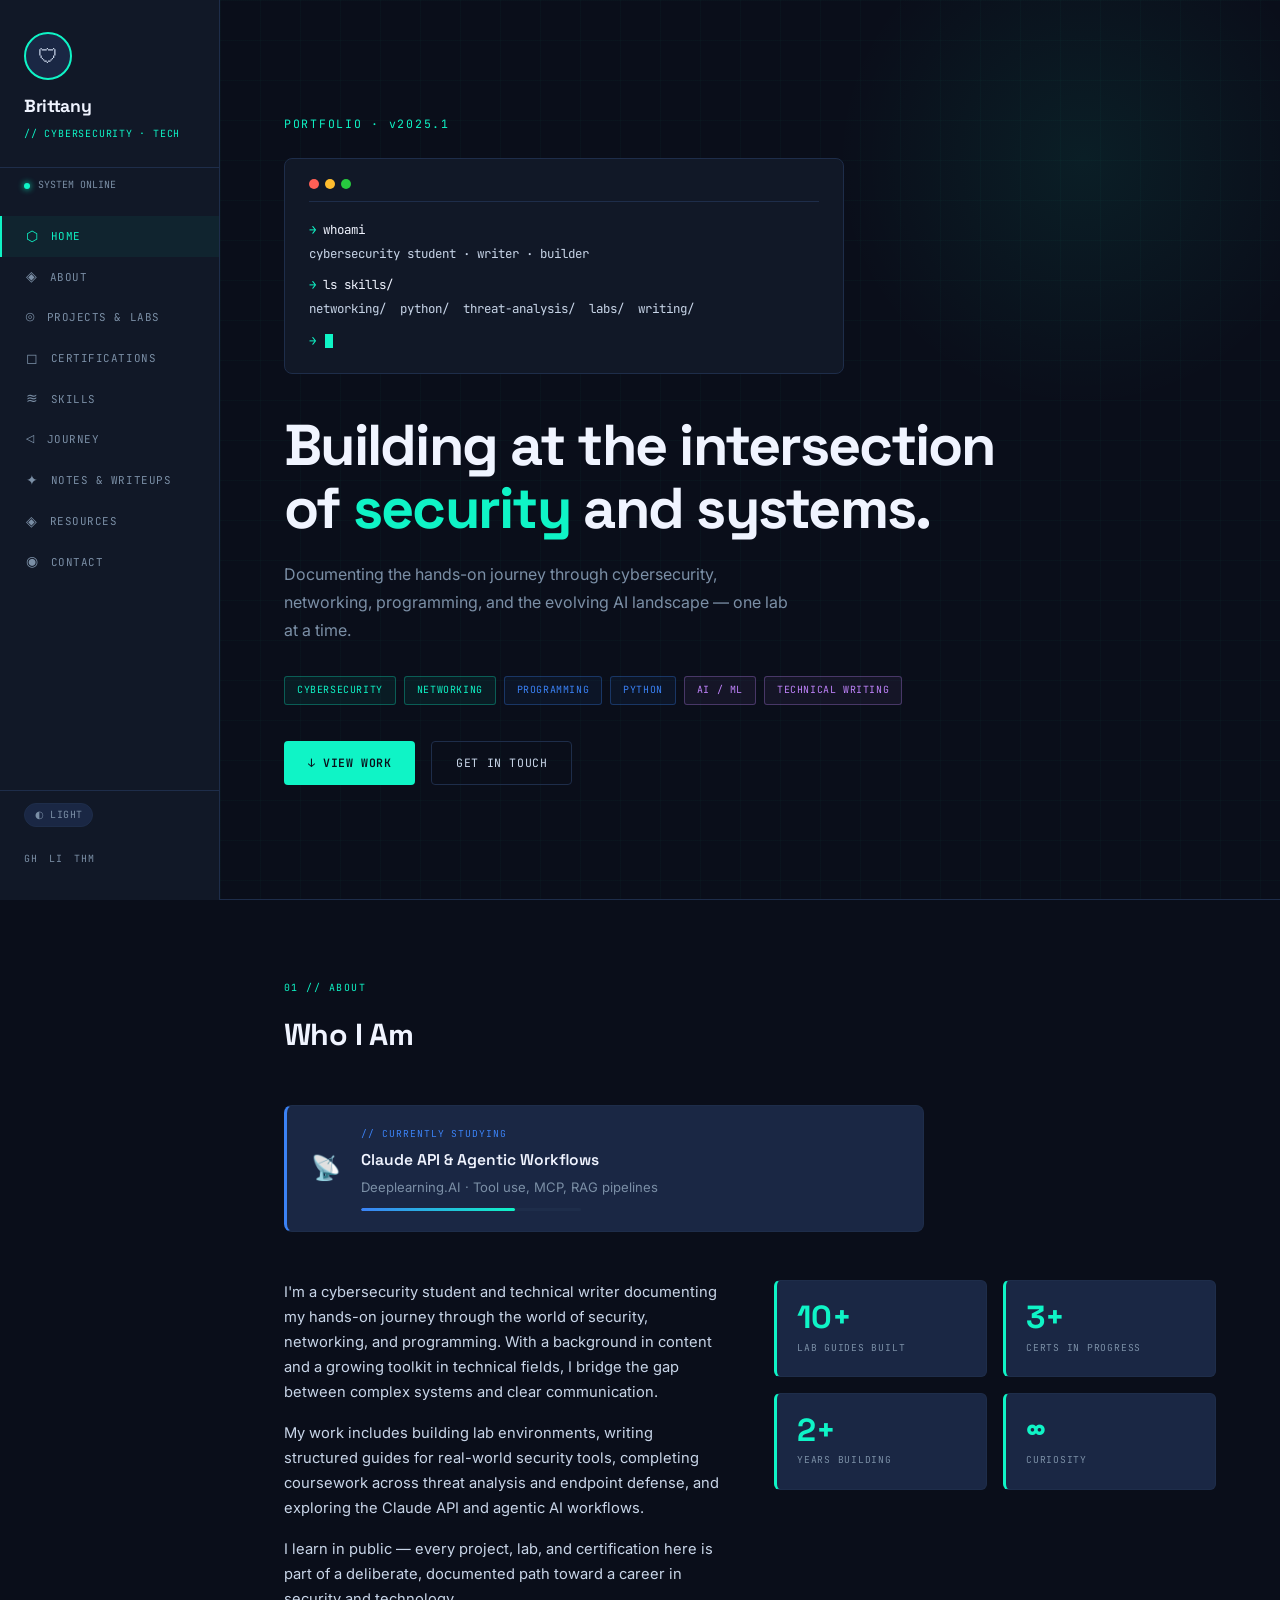
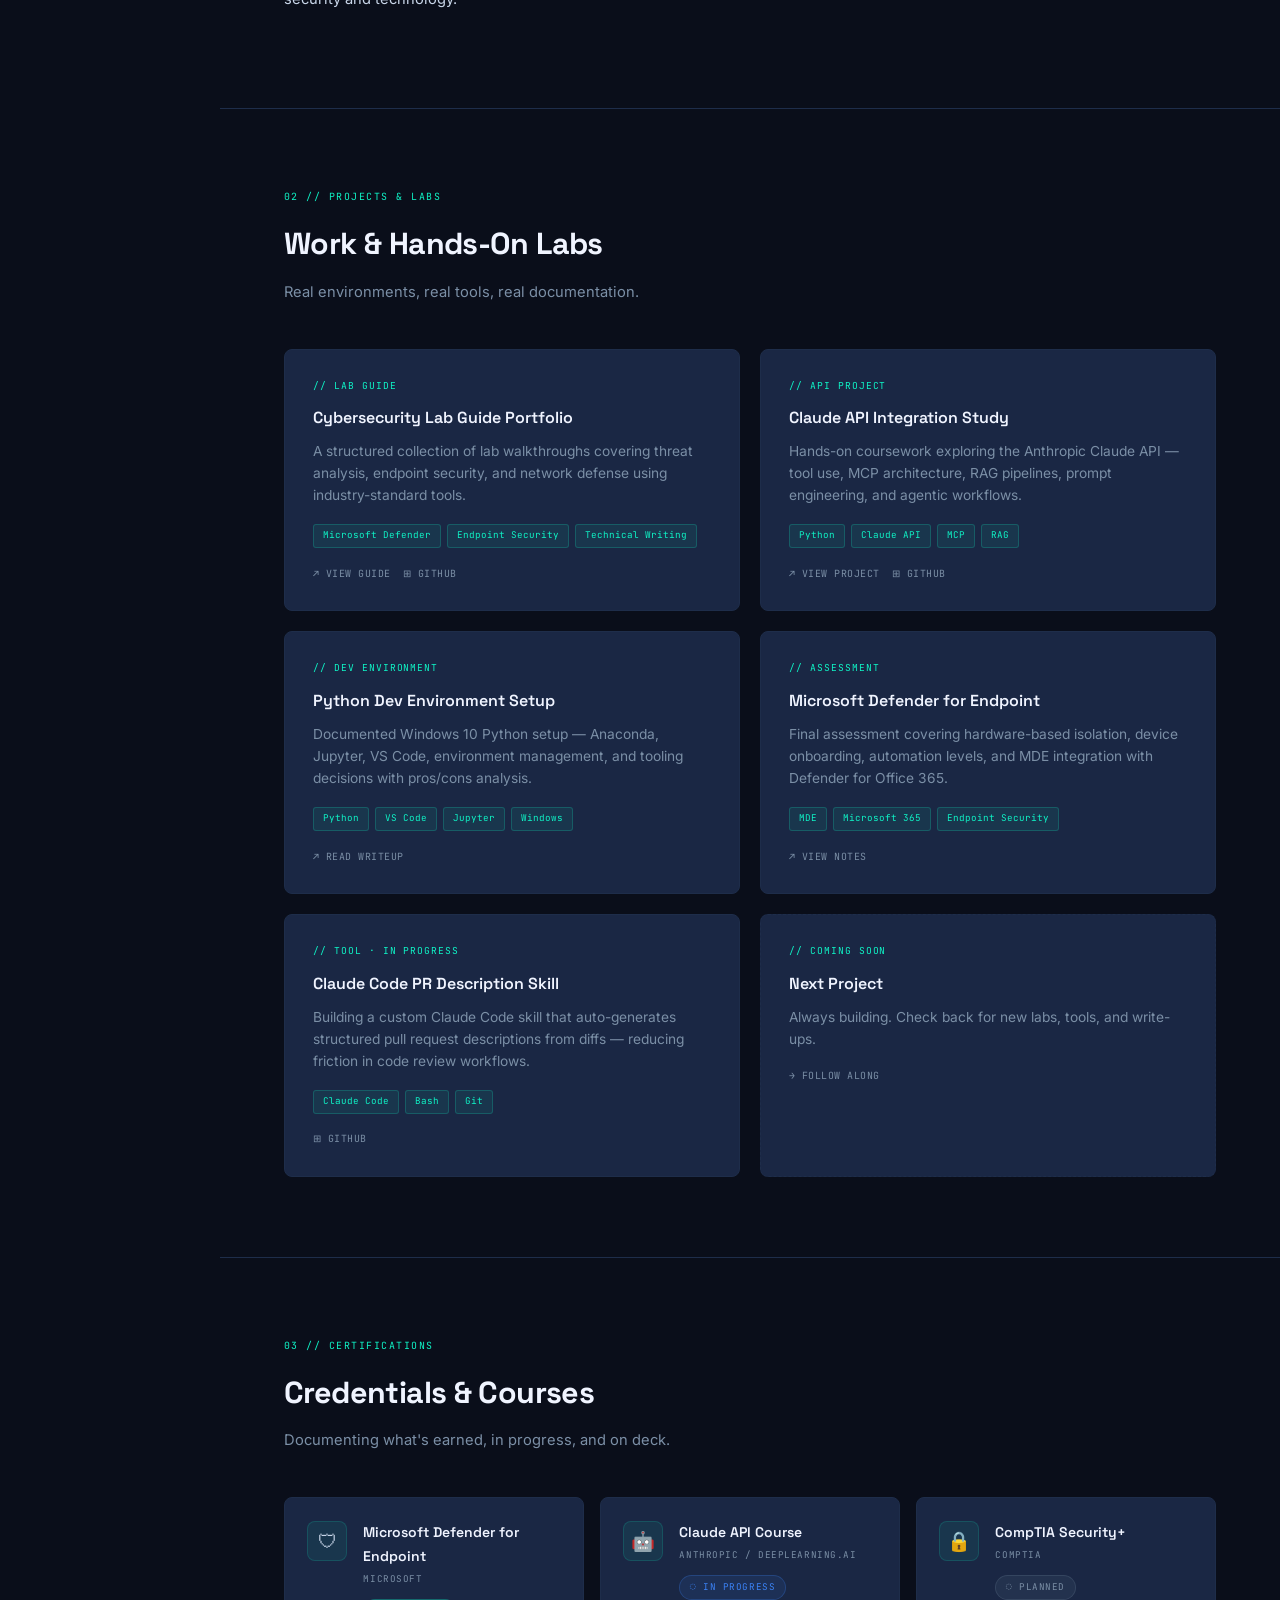
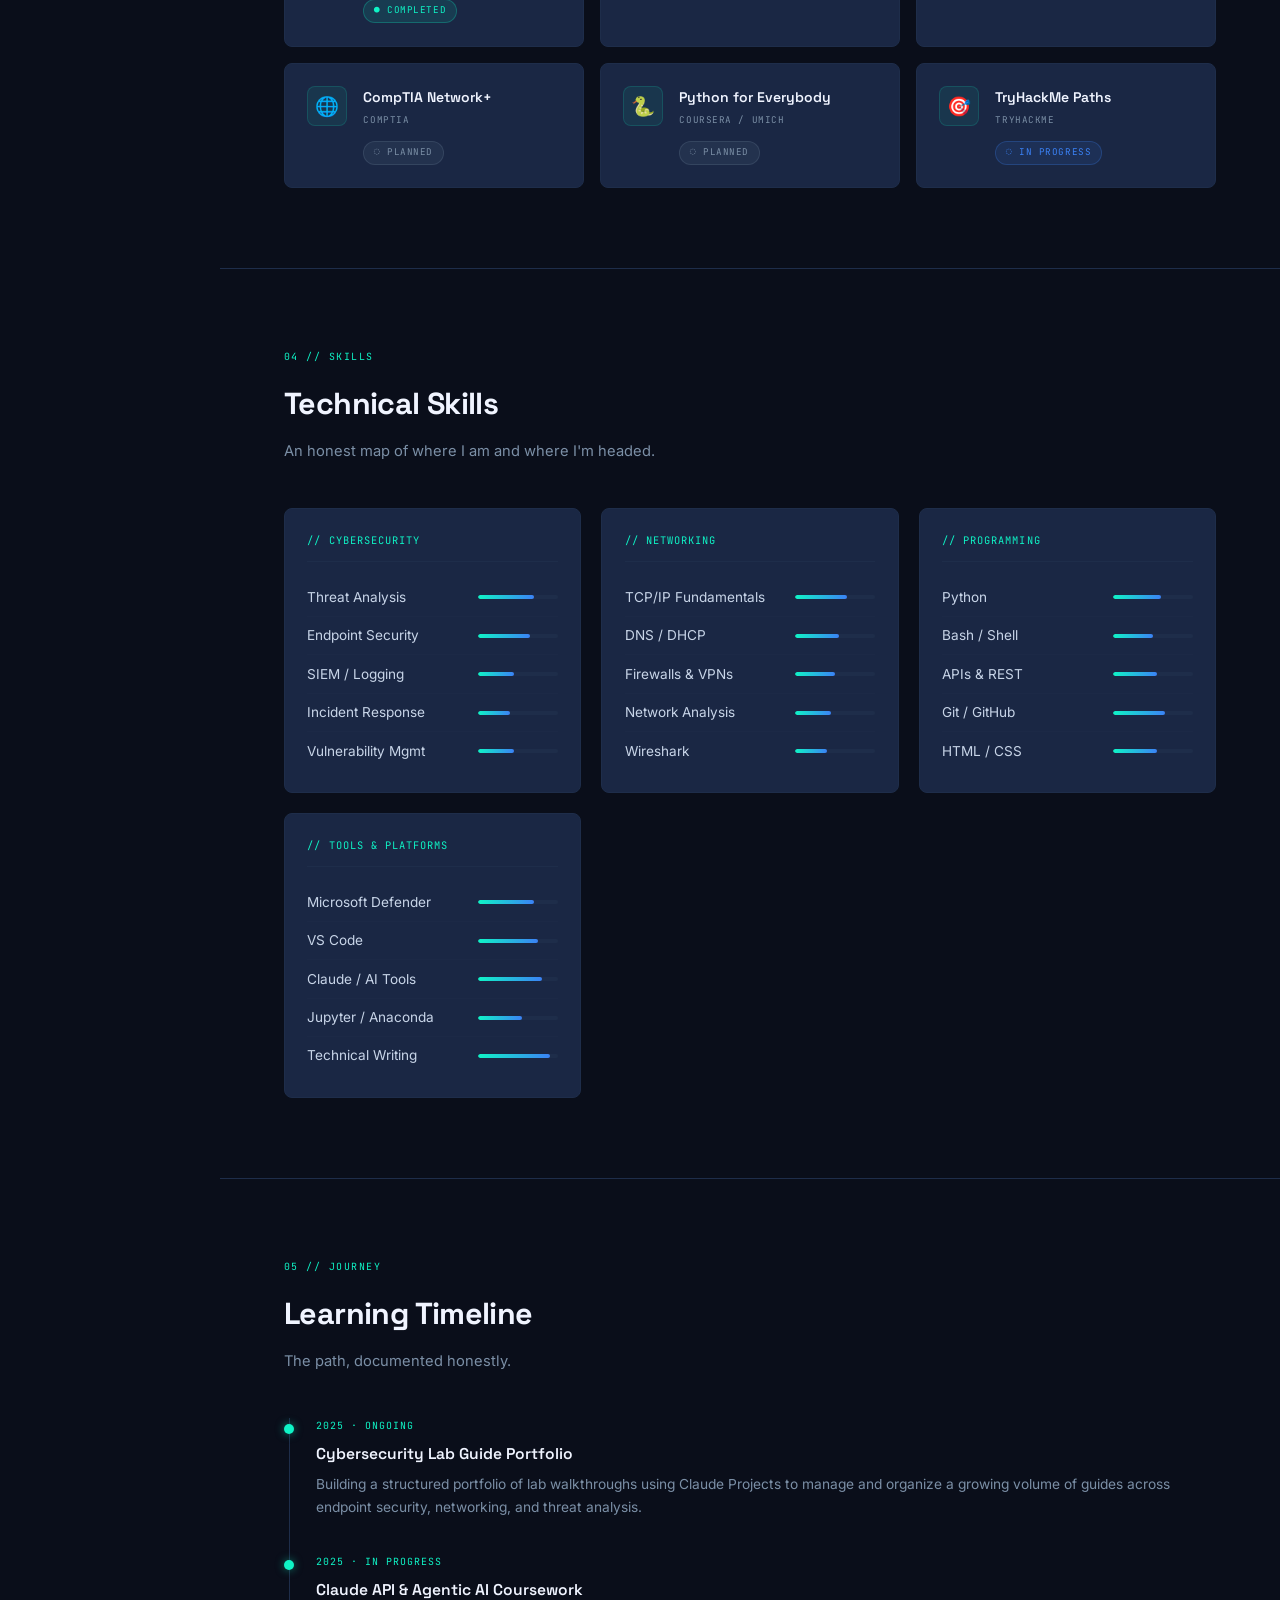
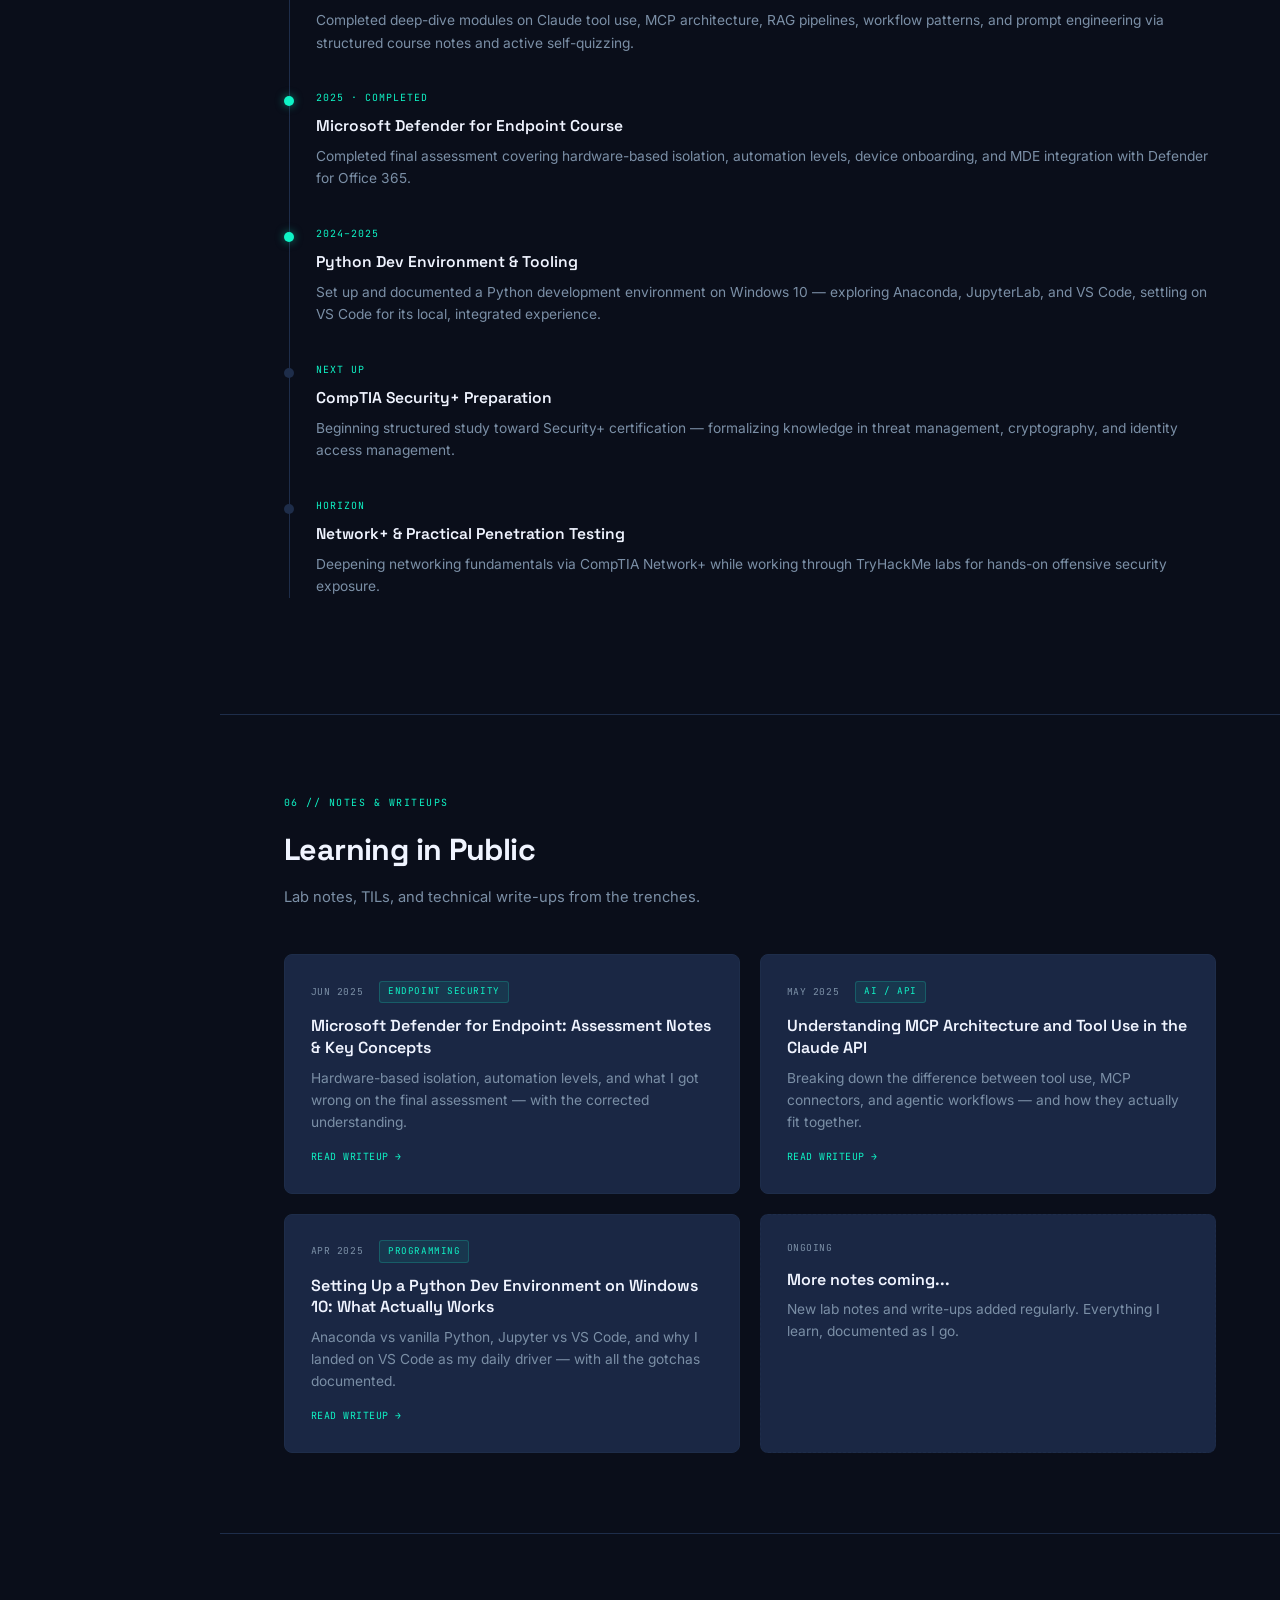
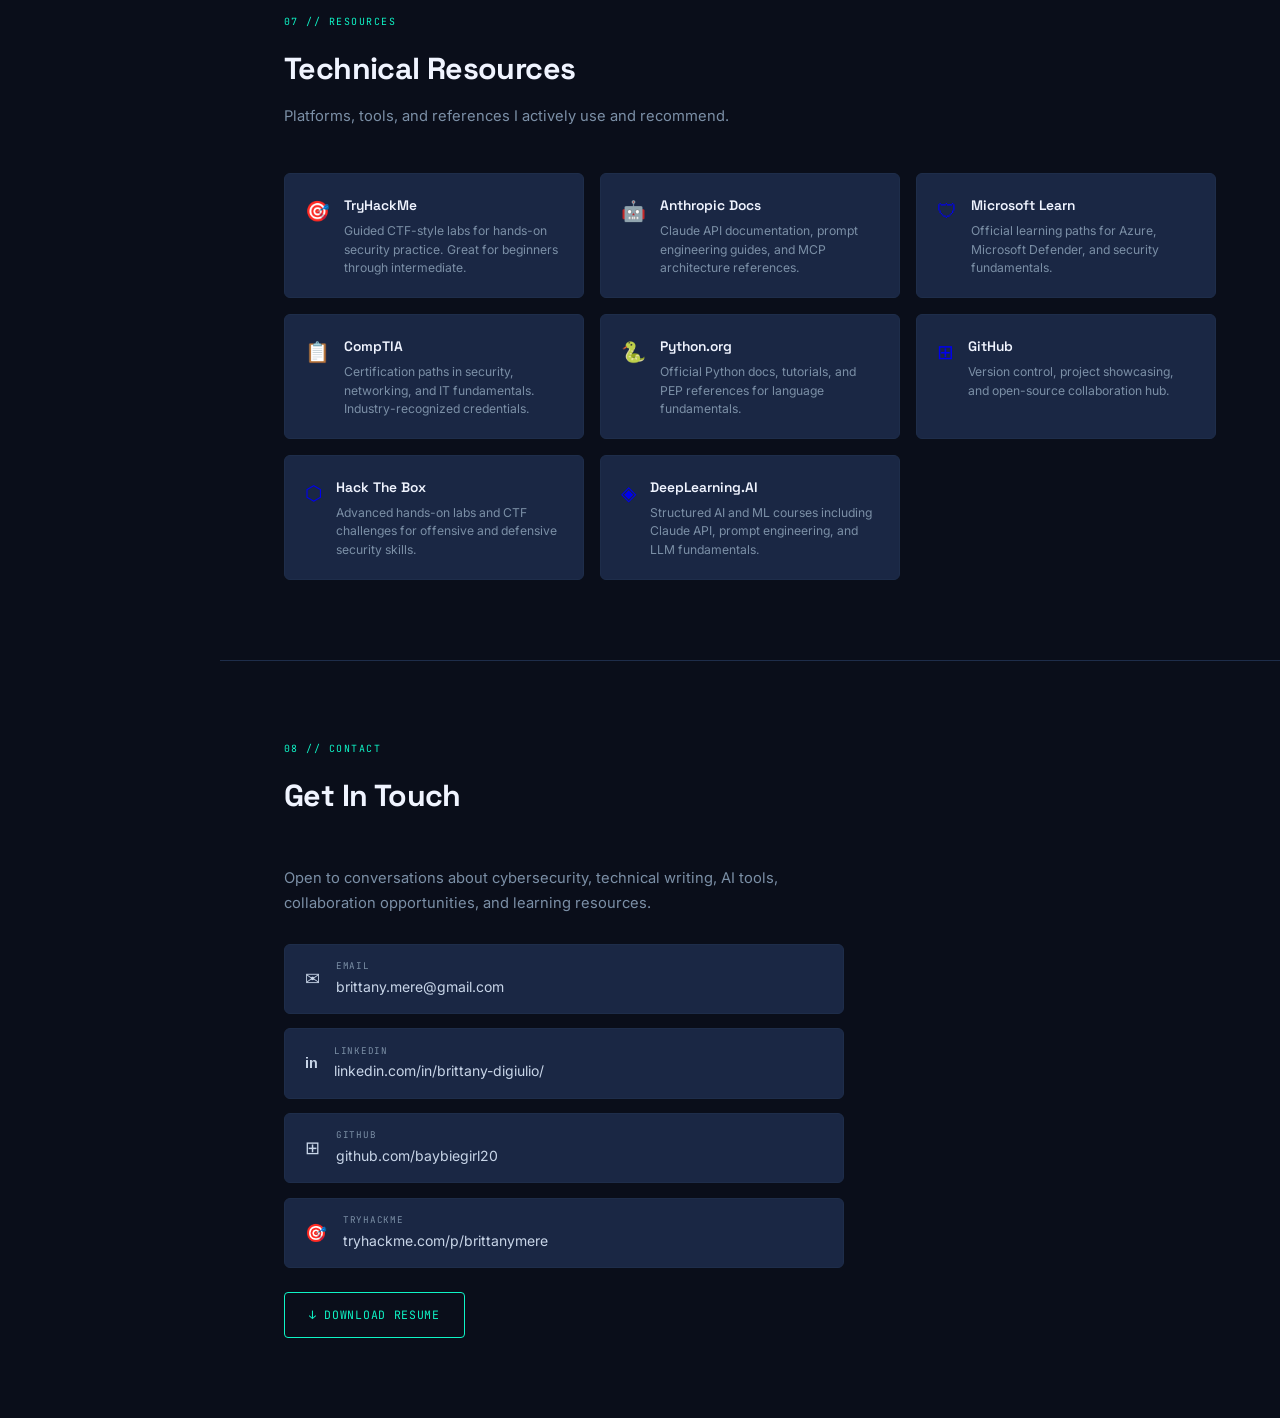
<file: index.html>
<!DOCTYPE html>
<html lang="en">
<head>
  <meta charset="UTF-8" />
  <meta name="viewport" content="width=device-width, initial-scale=1.0" />
  <meta name="description" content="Brittany — Cybersecurity portfolio showcasing labs, certifications, projects, and learning journey in security, networking, and programming." />
  <title>Brittany · Cybersecurity Portfolio</title>

  <!-- Favicon (inline SVG data URI) -->
  <link rel="icon" href="data:image/svg+xml,<svg xmlns='http://www.w3.org/2000/svg' viewBox='0 0 32 32'><rect width='32' height='32' rx='6' fill='%230A0E1A'/><text y='22' x='4' font-size='18'>🛡</text></svg>" />

  <link rel="preconnect" href="https://fonts.googleapis.com" />
  <link rel="preconnect" href="https://fonts.gstatic.com" crossorigin />
  <link href="https://fonts.googleapis.com/css2?family=Space+Grotesk:wght@300;400;500;600;700&family=Inter:wght@300;400;500&family=JetBrains+Mono:wght@400;500&display=swap" rel="stylesheet" />
  <link rel="stylesheet" href="css/style.css" />
</head>
<body>

<!-- Skip to main content (accessibility) -->
<a href="#hero" style="position:absolute;left:-9999px;top:1rem;padding:0.5rem 1rem;background:var(--accent);color:#0A0E1A;font-family:monospace;font-size:0.8rem;border-radius:4px;z-index:9999;text-decoration:none" onfocus="this.style.left='1rem'" onblur="this.style.left='-9999px'">Skip to content</a>

<!-- Mobile hamburger -->
<button class="hamburger" id="hamburger" aria-label="Toggle navigation" aria-expanded="false">
  <span></span><span></span><span></span>
</button>
<div class="sidebar-overlay" id="sidebarOverlay"></div>

<div class="layout">

  <!-- ════ SIDEBAR ════ -->
  <aside class="sidebar" id="sidebar" role="navigation" aria-label="Main navigation">

    <div class="sidebar-logo">
      <div class="sidebar-avatar" title="Profile photo">🛡</div>
      <div class="moniker">Brittany</div>
      <div class="role">// CYBERSECURITY · TECH</div>
    </div>

    <div class="sidebar-status">
      <span class="status-dot" aria-hidden="true"></span>
      SYSTEM ONLINE
    </div>

    <nav>
      <ul>
        <li><a href="#hero"      class="active"><span class="nav-icon" aria-hidden="true">⬡</span> HOME</a></li>
        <li><a href="#about">              <span class="nav-icon" aria-hidden="true">◈</span> ABOUT</a></li>
        <li><a href="#projects">           <span class="nav-icon" aria-hidden="true">◎</span> PROJECTS &amp; LABS</a></li>
        <li><a href="#certs">              <span class="nav-icon" aria-hidden="true">◻</span> CERTIFICATIONS</a></li>
        <li><a href="#skills">             <span class="nav-icon" aria-hidden="true">≋</span> SKILLS</a></li>
        <li><a href="#journey">            <span class="nav-icon" aria-hidden="true">◁</span> JOURNEY</a></li>
        <li><a href="#blog">               <span class="nav-icon" aria-hidden="true">✦</span> NOTES &amp; WRITEUPS</a></li>
        <li><a href="#resources">          <span class="nav-icon" aria-hidden="true">◈</span> RESOURCES</a></li>
        <li><a href="#contact">            <span class="nav-icon" aria-hidden="true">◉</span> CONTACT</a></li>
      </ul>
    </nav>

    <div class="sidebar-controls">
      <button class="theme-toggle" id="themeToggle" aria-label="Toggle light/dark mode">◐ LIGHT</button>
    </div>

    <div class="sidebar-footer">
      <a href="https://github.com/baybiegirl20" target="_blank" rel="noopener" aria-label="GitHub">GH</a>
      <a href="https://linkedin.com/in/brittany-digiulio" target="_blank" rel="noopener" aria-label="LinkedIn">LI</a>
      <a href="https://tryhackme.com/p/brittanymere" target="_blank" rel="noopener" aria-label="TryHackMe">THM</a>
    </div>

  </aside>

  <!-- ════ MAIN ════ -->
  <main id="main-content">

    <!-- ── HERO ── -->
    <section id="hero" aria-label="Introduction">
      <div class="hero-grid-bg" aria-hidden="true"></div>
      <div class="hero-glow" aria-hidden="true"></div>

      <div class="hero-eyebrow">PORTFOLIO · v2025.1</div>

      <div class="hero-terminal" role="img" aria-label="Terminal showing: whoami — cybersecurity student writer builder">
        <div class="terminal-bar" aria-hidden="true">
          <span class="t-dot red"></span>
          <span class="t-dot yellow"></span>
          <span class="t-dot green"></span>
        </div>
        <div class="t-line"><span class="t-prompt">→ </span><span class="t-cmd">whoami</span></div>
        <div class="t-line"><span class="t-out">cybersecurity student · writer · builder</span></div>
        <div class="t-line" style="margin-top:0.5rem"><span class="t-prompt">→ </span><span class="t-cmd">ls skills/</span></div>
        <div class="t-line"><span class="t-out">networking/&nbsp; python/&nbsp; threat-analysis/&nbsp; labs/&nbsp; writing/</span></div>
        <div class="t-line" style="margin-top:0.5rem"><span class="t-prompt">→ </span><span class="t-cursor" aria-hidden="true"></span></div>
      </div>

      <h1>Building at the intersection<br>of <span class="accent">security</span> and systems.</h1>
      <p class="hero-subtitle">
        Documenting the hands-on journey through cybersecurity, networking,
        programming, and the evolving AI landscape — one lab at a time.
      </p>

      <div class="hero-tags" aria-label="Specializations">
        <span class="tag teal">CYBERSECURITY</span>
        <span class="tag teal">NETWORKING</span>
        <span class="tag blue">PROGRAMMING</span>
        <span class="tag blue">PYTHON</span>
        <span class="tag pink">AI / ML</span>
        <span class="tag pink">TECHNICAL WRITING</span>
      </div>

      <div class="btn-group">
        <a href="#projects" class="btn btn-primary">↓ VIEW WORK</a>
        <a href="#contact"  class="btn btn-ghost">GET IN TOUCH</a>
      </div>
    </section>

    <!-- ── ABOUT ── -->
    <section id="about" aria-labelledby="about-heading">
      <div class="section-header reveal">
        <div class="section-eyebrow">01 // ABOUT</div>
        <h2 id="about-heading">Who I Am</h2>
      </div>

      <!-- Currently studying widget -->
      <div class="studying-widget reveal">
        <div class="studying-icon">📡</div>
        <div style="flex:1">
          <div class="studying-label">// CURRENTLY STUDYING</div>
          <div class="studying-title">Claude API &amp; Agentic Workflows</div>
          <div class="studying-sub">Deeplearning.AI · Tool use, MCP, RAG pipelines</div>
          <div class="studying-progress-wrap">
            <div class="studying-progress-bar" style="width: 70%"></div>
          </div>
        </div>
      </div>

      <div class="about-grid">
        <div class="about-text reveal">
          <p>
            I'm a cybersecurity student and technical writer documenting my hands-on journey
            through the world of security, networking, and programming. With a background in
            content and a growing toolkit in technical fields, I bridge the gap between
            complex systems and clear communication.
          </p>
          <p>
            My work includes building lab environments, writing structured guides for
            real-world security tools, completing coursework across threat analysis and
            endpoint defense, and exploring the Claude API and agentic AI workflows.
          </p>
          <p>
            I learn in public — every project, lab, and certification here is part of
            a deliberate, documented path toward a career in security and technology.
          </p>
        </div>
        <div class="about-stats">
          <div class="stat-card">
            <div class="stat-number">10+</div>
            <div class="stat-label">LAB GUIDES BUILT</div>
          </div>
          <div class="stat-card">
            <div class="stat-number">3+</div>
            <div class="stat-label">CERTS IN PROGRESS</div>
          </div>
          <div class="stat-card">
            <div class="stat-number">2+</div>
            <div class="stat-label">YEARS BUILDING</div>
          </div>
          <div class="stat-card">
            <div class="stat-number">∞</div>
            <div class="stat-label">CURIOSITY</div>
          </div>
        </div>
      </div>
    </section>

    <!-- ── PROJECTS & LABS ── -->
    <section id="projects" aria-labelledby="projects-heading">
      <div class="section-header reveal">
        <div class="section-eyebrow">02 // PROJECTS &amp; LABS</div>
        <h2 id="projects-heading">Work &amp; Hands-On Labs</h2>
        <p class="section-desc">Real environments, real tools, real documentation.</p>
      </div>
      <div class="projects-grid">

        <div class="project-card">
          <div class="project-type">// LAB GUIDE</div>
          <div class="project-title">Cybersecurity Lab Guide Portfolio</div>
          <div class="project-desc">
            A structured collection of lab walkthroughs covering threat analysis, endpoint
            security, and network defense using industry-standard tools.
          </div>
          <div class="project-stack">
            <span class="stack-tag">Microsoft Defender</span>
            <span class="stack-tag">Endpoint Security</span>
            <span class="stack-tag">Technical Writing</span>
          </div>
          <div class="project-links">
            <a href="#" class="project-link">↗ VIEW GUIDE</a>
            <a href="https://github.com/yourusername" target="_blank" rel="noopener" class="project-link">⊞ GITHUB</a>
          </div>
        </div>

        <div class="project-card">
          <div class="project-type">// API PROJECT</div>
          <div class="project-title">Claude API Integration Study</div>
          <div class="project-desc">
            Hands-on coursework exploring the Anthropic Claude API — tool use,
            MCP architecture, RAG pipelines, prompt engineering, and agentic workflows.
          </div>
          <div class="project-stack">
            <span class="stack-tag">Python</span>
            <span class="stack-tag">Claude API</span>
            <span class="stack-tag">MCP</span>
            <span class="stack-tag">RAG</span>
          </div>
          <div class="project-links">
            <a href="#" class="project-link">↗ VIEW PROJECT</a>
            <a href="https://github.com/yourusername" target="_blank" rel="noopener" class="project-link">⊞ GITHUB</a>
          </div>
        </div>

        <div class="project-card">
          <div class="project-type">// DEV ENVIRONMENT</div>
          <div class="project-title">Python Dev Environment Setup</div>
          <div class="project-desc">
            Documented Windows 10 Python setup — Anaconda, Jupyter, VS Code,
            environment management, and tooling decisions with pros/cons analysis.
          </div>
          <div class="project-stack">
            <span class="stack-tag">Python</span>
            <span class="stack-tag">VS Code</span>
            <span class="stack-tag">Jupyter</span>
            <span class="stack-tag">Windows</span>
          </div>
          <div class="project-links">
            <a href="#" class="project-link">↗ READ WRITEUP</a>
          </div>
        </div>

        <div class="project-card">
          <div class="project-type">// ASSESSMENT</div>
          <div class="project-title">Microsoft Defender for Endpoint</div>
          <div class="project-desc">
            Final assessment covering hardware-based isolation, device onboarding,
            automation levels, and MDE integration with Defender for Office 365.
          </div>
          <div class="project-stack">
            <span class="stack-tag">MDE</span>
            <span class="stack-tag">Microsoft 365</span>
            <span class="stack-tag">Endpoint Security</span>
          </div>
          <div class="project-links">
            <a href="#" class="project-link">↗ VIEW NOTES</a>
          </div>
        </div>

        <div class="project-card">
          <div class="project-type">// TOOL · IN PROGRESS</div>
          <div class="project-title">Claude Code PR Description Skill</div>
          <div class="project-desc">
            Building a custom Claude Code skill that auto-generates structured pull request
            descriptions from diffs — reducing friction in code review workflows.
          </div>
          <div class="project-stack">
            <span class="stack-tag">Claude Code</span>
            <span class="stack-tag">Bash</span>
            <span class="stack-tag">Git</span>
          </div>
          <div class="project-links">
            <a href="https://github.com/yourusername" target="_blank" rel="noopener" class="project-link">⊞ GITHUB</a>
          </div>
        </div>

        <div class="project-card" style="border-style:dashed;opacity:0.55">
          <div class="project-type">// COMING SOON</div>
          <div class="project-title">Next Project</div>
          <div class="project-desc">Always building. Check back for new labs, tools, and write-ups.</div>
          <div class="project-links">
            <a href="#contact" class="project-link">→ FOLLOW ALONG</a>
          </div>
        </div>

      </div>
    </section>

    <!-- ── CERTIFICATIONS ── -->
    <section id="certs" aria-labelledby="certs-heading">
      <div class="section-header reveal">
        <div class="section-eyebrow">03 // CERTIFICATIONS</div>
        <h2 id="certs-heading">Credentials &amp; Courses</h2>
        <p class="section-desc">Documenting what's earned, in progress, and on deck.</p>
      </div>
      <div class="certs-grid">

        <div class="cert-card">
          <div class="cert-icon" aria-hidden="true">🛡</div>
          <div class="cert-info">
            <div class="cert-name">Microsoft Defender for Endpoint</div>
            <div class="cert-issuer">MICROSOFT</div>
            <span class="cert-status earned">● COMPLETED</span>
          </div>
        </div>

        <div class="cert-card">
          <div class="cert-icon" aria-hidden="true">🤖</div>
          <div class="cert-info">
            <div class="cert-name">Claude API Course</div>
            <div class="cert-issuer">ANTHROPIC / DEEPLEARNING.AI</div>
            <span class="cert-status in-progress">◌ IN PROGRESS</span>
          </div>
        </div>

        <div class="cert-card">
          <div class="cert-icon" aria-hidden="true">🔒</div>
          <div class="cert-info">
            <div class="cert-name">CompTIA Security+</div>
            <div class="cert-issuer">COMPTIA</div>
            <span class="cert-status planned">◌ PLANNED</span>
          </div>
        </div>

        <div class="cert-card">
          <div class="cert-icon" aria-hidden="true">🌐</div>
          <div class="cert-info">
            <div class="cert-name">CompTIA Network+</div>
            <div class="cert-issuer">COMPTIA</div>
            <span class="cert-status planned">◌ PLANNED</span>
          </div>
        </div>

        <div class="cert-card">
          <div class="cert-icon" aria-hidden="true">🐍</div>
          <div class="cert-info">
            <div class="cert-name">Python for Everybody</div>
            <div class="cert-issuer">COURSERA / UMICH</div>
            <span class="cert-status planned">◌ PLANNED</span>
          </div>
        </div>

        <div class="cert-card">
          <div class="cert-icon" aria-hidden="true">🎯</div>
          <div class="cert-info">
            <div class="cert-name">TryHackMe Paths</div>
            <div class="cert-issuer">TRYHACKME</div>
            <span class="cert-status in-progress">◌ IN PROGRESS</span>
          </div>
        </div>

      </div>
    </section>

    <!-- ── SKILLS ── -->
    <section id="skills" aria-labelledby="skills-heading">
      <div class="section-header reveal">
        <div class="section-eyebrow">04 // SKILLS</div>
        <h2 id="skills-heading">Technical Skills</h2>
        <p class="section-desc">An honest map of where I am and where I'm headed.</p>
      </div>
      <div class="skills-grid">

        <div class="skill-group">
          <div class="skill-group-title">// CYBERSECURITY</div>
          <div class="skill-item"><span class="skill-name">Threat Analysis</span>     <div class="skill-bar-wrap"><div class="skill-bar" style="width:70%"></div></div></div>
          <div class="skill-item"><span class="skill-name">Endpoint Security</span>   <div class="skill-bar-wrap"><div class="skill-bar" style="width:65%"></div></div></div>
          <div class="skill-item"><span class="skill-name">SIEM / Logging</span>      <div class="skill-bar-wrap"><div class="skill-bar" style="width:45%"></div></div></div>
          <div class="skill-item"><span class="skill-name">Incident Response</span>   <div class="skill-bar-wrap"><div class="skill-bar" style="width:40%"></div></div></div>
          <div class="skill-item"><span class="skill-name">Vulnerability Mgmt</span>  <div class="skill-bar-wrap"><div class="skill-bar" style="width:45%"></div></div></div>
        </div>

        <div class="skill-group">
          <div class="skill-group-title">// NETWORKING</div>
          <div class="skill-item"><span class="skill-name">TCP/IP Fundamentals</span> <div class="skill-bar-wrap"><div class="skill-bar" style="width:65%"></div></div></div>
          <div class="skill-item"><span class="skill-name">DNS / DHCP</span>          <div class="skill-bar-wrap"><div class="skill-bar" style="width:55%"></div></div></div>
          <div class="skill-item"><span class="skill-name">Firewalls &amp; VPNs</span>    <div class="skill-bar-wrap"><div class="skill-bar" style="width:50%"></div></div></div>
          <div class="skill-item"><span class="skill-name">Network Analysis</span>    <div class="skill-bar-wrap"><div class="skill-bar" style="width:45%"></div></div></div>
          <div class="skill-item"><span class="skill-name">Wireshark</span>           <div class="skill-bar-wrap"><div class="skill-bar" style="width:40%"></div></div></div>
        </div>

        <div class="skill-group">
          <div class="skill-group-title">// PROGRAMMING</div>
          <div class="skill-item"><span class="skill-name">Python</span>              <div class="skill-bar-wrap"><div class="skill-bar" style="width:60%"></div></div></div>
          <div class="skill-item"><span class="skill-name">Bash / Shell</span>        <div class="skill-bar-wrap"><div class="skill-bar" style="width:50%"></div></div></div>
          <div class="skill-item"><span class="skill-name">APIs &amp; REST</span>        <div class="skill-bar-wrap"><div class="skill-bar" style="width:55%"></div></div></div>
          <div class="skill-item"><span class="skill-name">Git / GitHub</span>        <div class="skill-bar-wrap"><div class="skill-bar" style="width:65%"></div></div></div>
          <div class="skill-item"><span class="skill-name">HTML / CSS</span>          <div class="skill-bar-wrap"><div class="skill-bar" style="width:55%"></div></div></div>
        </div>

        <div class="skill-group">
          <div class="skill-group-title">// TOOLS &amp; PLATFORMS</div>
          <div class="skill-item"><span class="skill-name">Microsoft Defender</span> <div class="skill-bar-wrap"><div class="skill-bar" style="width:70%"></div></div></div>
          <div class="skill-item"><span class="skill-name">VS Code</span>             <div class="skill-bar-wrap"><div class="skill-bar" style="width:75%"></div></div></div>
          <div class="skill-item"><span class="skill-name">Claude / AI Tools</span>  <div class="skill-bar-wrap"><div class="skill-bar" style="width:80%"></div></div></div>
          <div class="skill-item"><span class="skill-name">Jupyter / Anaconda</span> <div class="skill-bar-wrap"><div class="skill-bar" style="width:55%"></div></div></div>
          <div class="skill-item"><span class="skill-name">Technical Writing</span>  <div class="skill-bar-wrap"><div class="skill-bar" style="width:90%"></div></div></div>
        </div>

      </div>
    </section>

    <!-- ── LEARNING JOURNEY ── -->
    <section id="journey" aria-labelledby="journey-heading">
      <div class="section-header reveal">
        <div class="section-eyebrow">05 // JOURNEY</div>
        <h2 id="journey-heading">Learning Timeline</h2>
        <p class="section-desc">The path, documented honestly.</p>
      </div>
      <div class="timeline">

        <div class="timeline-item">
          <div class="timeline-dot"></div>
          <div class="timeline-date">2025 · ONGOING</div>
          <div class="timeline-title">Cybersecurity Lab Guide Portfolio</div>
          <div class="timeline-body">Building a structured portfolio of lab walkthroughs using Claude Projects to manage and organize a growing volume of guides across endpoint security, networking, and threat analysis.</div>
        </div>

        <div class="timeline-item">
          <div class="timeline-dot"></div>
          <div class="timeline-date">2025 · IN PROGRESS</div>
          <div class="timeline-title">Claude API &amp; Agentic AI Coursework</div>
          <div class="timeline-body">Completed deep-dive modules on Claude tool use, MCP architecture, RAG pipelines, workflow patterns, and prompt engineering via structured course notes and active self-quizzing.</div>
        </div>

        <div class="timeline-item">
          <div class="timeline-dot"></div>
          <div class="timeline-date">2025 · COMPLETED</div>
          <div class="timeline-title">Microsoft Defender for Endpoint Course</div>
          <div class="timeline-body">Completed final assessment covering hardware-based isolation, automation levels, device onboarding, and MDE integration with Defender for Office 365.</div>
        </div>

        <div class="timeline-item">
          <div class="timeline-dot"></div>
          <div class="timeline-date">2024–2025</div>
          <div class="timeline-title">Python Dev Environment &amp; Tooling</div>
          <div class="timeline-body">Set up and documented a Python development environment on Windows 10 — exploring Anaconda, JupyterLab, and VS Code, settling on VS Code for its local, integrated experience.</div>
        </div>

        <div class="timeline-item">
          <div class="timeline-dot future"></div>
          <div class="timeline-date">NEXT UP</div>
          <div class="timeline-title">CompTIA Security+ Preparation</div>
          <div class="timeline-body">Beginning structured study toward Security+ certification — formalizing knowledge in threat management, cryptography, and identity access management.</div>
        </div>

        <div class="timeline-item">
          <div class="timeline-dot future"></div>
          <div class="timeline-date">HORIZON</div>
          <div class="timeline-title">Network+ &amp; Practical Penetration Testing</div>
          <div class="timeline-body">Deepening networking fundamentals via CompTIA Network+ while working through TryHackMe labs for hands-on offensive security exposure.</div>
        </div>

      </div>
    </section>

    <!-- ── BLOG / NOTES ── -->
    <section id="blog" aria-labelledby="blog-heading">
      <div class="section-header reveal">
        <div class="section-eyebrow">06 // NOTES &amp; WRITEUPS</div>
        <h2 id="blog-heading">Learning in Public</h2>
        <p class="section-desc">Lab notes, TILs, and technical write-ups from the trenches.</p>
      </div>
      <div class="blog-grid">

        <a href="blog/mde-assessment-notes.html" class="blog-card">
          <div class="blog-meta">
            <span class="blog-date">JUN 2025</span>
            <span class="blog-category">ENDPOINT SECURITY</span>
          </div>
          <div class="blog-title">Microsoft Defender for Endpoint: Assessment Notes &amp; Key Concepts</div>
          <div class="blog-excerpt">Hardware-based isolation, automation levels, and what I got wrong on the final assessment — with the corrected understanding.</div>
          <div class="blog-read-more">READ WRITEUP →</div>
        </a>

        <a href="blog/claude-api-study.html" class="blog-card">
          <div class="blog-meta">
            <span class="blog-date">MAY 2025</span>
            <span class="blog-category">AI / API</span>
          </div>
          <div class="blog-title">Understanding MCP Architecture and Tool Use in the Claude API</div>
          <div class="blog-excerpt">Breaking down the difference between tool use, MCP connectors, and agentic workflows — and how they actually fit together.</div>
          <div class="blog-read-more">READ WRITEUP →</div>
        </a>

        <a href="blog/python-dev-setup.html" class="blog-card">
          <div class="blog-meta">
            <span class="blog-date">APR 2025</span>
            <span class="blog-category">PROGRAMMING</span>
          </div>
          <div class="blog-title">Setting Up a Python Dev Environment on Windows 10: What Actually Works</div>
          <div class="blog-excerpt">Anaconda vs vanilla Python, Jupyter vs VS Code, and why I landed on VS Code as my daily driver — with all the gotchas documented.</div>
          <div class="blog-read-more">READ WRITEUP →</div>
        </a>

        <a href="blog/" class="blog-card" style="border-style:dashed;opacity:0.55">
          <div class="blog-meta"><span class="blog-date">ONGOING</span></div>
          <div class="blog-title">More notes coming...</div>
          <div class="blog-excerpt">New lab notes and write-ups added regularly. Everything I learn, documented as I go.</div>
        </a>

      </div>
    </section>

    <!-- ── RESOURCES ── -->
    <section id="resources" aria-labelledby="resources-heading">
      <div class="section-header reveal">
        <div class="section-eyebrow">07 // RESOURCES</div>
        <h2 id="resources-heading">Technical Resources</h2>
        <p class="section-desc">Platforms, tools, and references I actively use and recommend.</p>
      </div>
      <div class="resources-grid">

        <a href="https://tryhackme.com" target="_blank" rel="noopener" class="resource-card">
          <div class="resource-icon">🎯</div>
          <div>
            <div class="resource-name">TryHackMe</div>
            <div class="resource-desc">Guided CTF-style labs for hands-on security practice. Great for beginners through intermediate.</div>
          </div>
        </a>

        <a href="https://docs.anthropic.com" target="_blank" rel="noopener" class="resource-card">
          <div class="resource-icon">🤖</div>
          <div>
            <div class="resource-name">Anthropic Docs</div>
            <div class="resource-desc">Claude API documentation, prompt engineering guides, and MCP architecture references.</div>
          </div>
        </a>

        <a href="https://learn.microsoft.com" target="_blank" rel="noopener" class="resource-card">
          <div class="resource-icon">🛡</div>
          <div>
            <div class="resource-name">Microsoft Learn</div>
            <div class="resource-desc">Official learning paths for Azure, Microsoft Defender, and security fundamentals.</div>
          </div>
        </a>

        <a href="https://www.comptia.org" target="_blank" rel="noopener" class="resource-card">
          <div class="resource-icon">📋</div>
          <div>
            <div class="resource-name">CompTIA</div>
            <div class="resource-desc">Certification paths in security, networking, and IT fundamentals. Industry-recognized credentials.</div>
          </div>
        </a>

        <a href="https://python.org" target="_blank" rel="noopener" class="resource-card">
          <div class="resource-icon">🐍</div>
          <div>
            <div class="resource-name">Python.org</div>
            <div class="resource-desc">Official Python docs, tutorials, and PEP references for language fundamentals.</div>
          </div>
        </a>

        <a href="https://github.com" target="_blank" rel="noopener" class="resource-card">
          <div class="resource-icon">⊞</div>
          <div>
            <div class="resource-name">GitHub</div>
            <div class="resource-desc">Version control, project showcasing, and open-source collaboration hub.</div>
          </div>
        </a>

        <a href="https://hackthebox.com" target="_blank" rel="noopener" class="resource-card">
          <div class="resource-icon">⬡</div>
          <div>
            <div class="resource-name">Hack The Box</div>
            <div class="resource-desc">Advanced hands-on labs and CTF challenges for offensive and defensive security skills.</div>
          </div>
        </a>

        <a href="https://deeplearning.ai" target="_blank" rel="noopener" class="resource-card">
          <div class="resource-icon">◈</div>
          <div>
            <div class="resource-name">DeepLearning.AI</div>
            <div class="resource-desc">Structured AI and ML courses including Claude API, prompt engineering, and LLM fundamentals.</div>
          </div>
        </a>

      </div>
    </section>

    <!-- ── CONTACT ── -->
    <section id="contact" aria-labelledby="contact-heading">
      <div class="section-header reveal">
        <div class="section-eyebrow">08 // CONTACT</div>
        <h2 id="contact-heading">Get In Touch</h2>
      </div>
      <div class="contact-inner reveal">
        <p style="color:var(--muted);font-size:0.92rem">
          Open to conversations about cybersecurity, technical writing, AI tools,
          collaboration opportunities, and learning resources.
        </p>
        <div class="contact-links">
          <a href="mailto:brittany.mere@gmail.com" class="contact-link">
            <span class="c-icon">✉</span>
            <div class="contact-link-text">
              <div class="c-label">EMAIL</div>
              brittany.mere@gmail.com
            </div>
          </a>
          <a href="https://linkedin.com/in/brittany-digiulio/" target="_blank" rel="noopener" class="contact-link">
            <span class="c-icon" style="font-family:sans-serif;font-weight:700;font-size:0.9rem">in</span>
            <div class="contact-link-text">
              <div class="c-label">LINKEDIN</div>
              linkedin.com/in/brittany-digiulio/
            </div>
          </a>
          <a href="https://github.com/baybiegirl20" target="_blank" rel="noopener" class="contact-link">
            <span class="c-icon">⊞</span>
            <div class="contact-link-text">
              <div class="c-label">GITHUB</div>
              github.com/baybiegirl20
            </div>
          </a>
          <a href="https://tryhackme.com/p/brittanymere" target="_blank" rel="noopener" class="contact-link">
            <span class="c-icon">🎯</span>
            <div class="contact-link-text">
              <div class="c-label">TRYHACKME</div>
              tryhackme.com/p/brittanymere
            </div>
          </a>
        </div>

        <a href="./resume.pdf" id="resumeBtn" class="resume-btn" download>
          ↓ DOWNLOAD RESUME
        </a>
      </div>
    </section>

  </main>
</div>

<script src="js/main.js"></script>
</body>
</html>
</file>
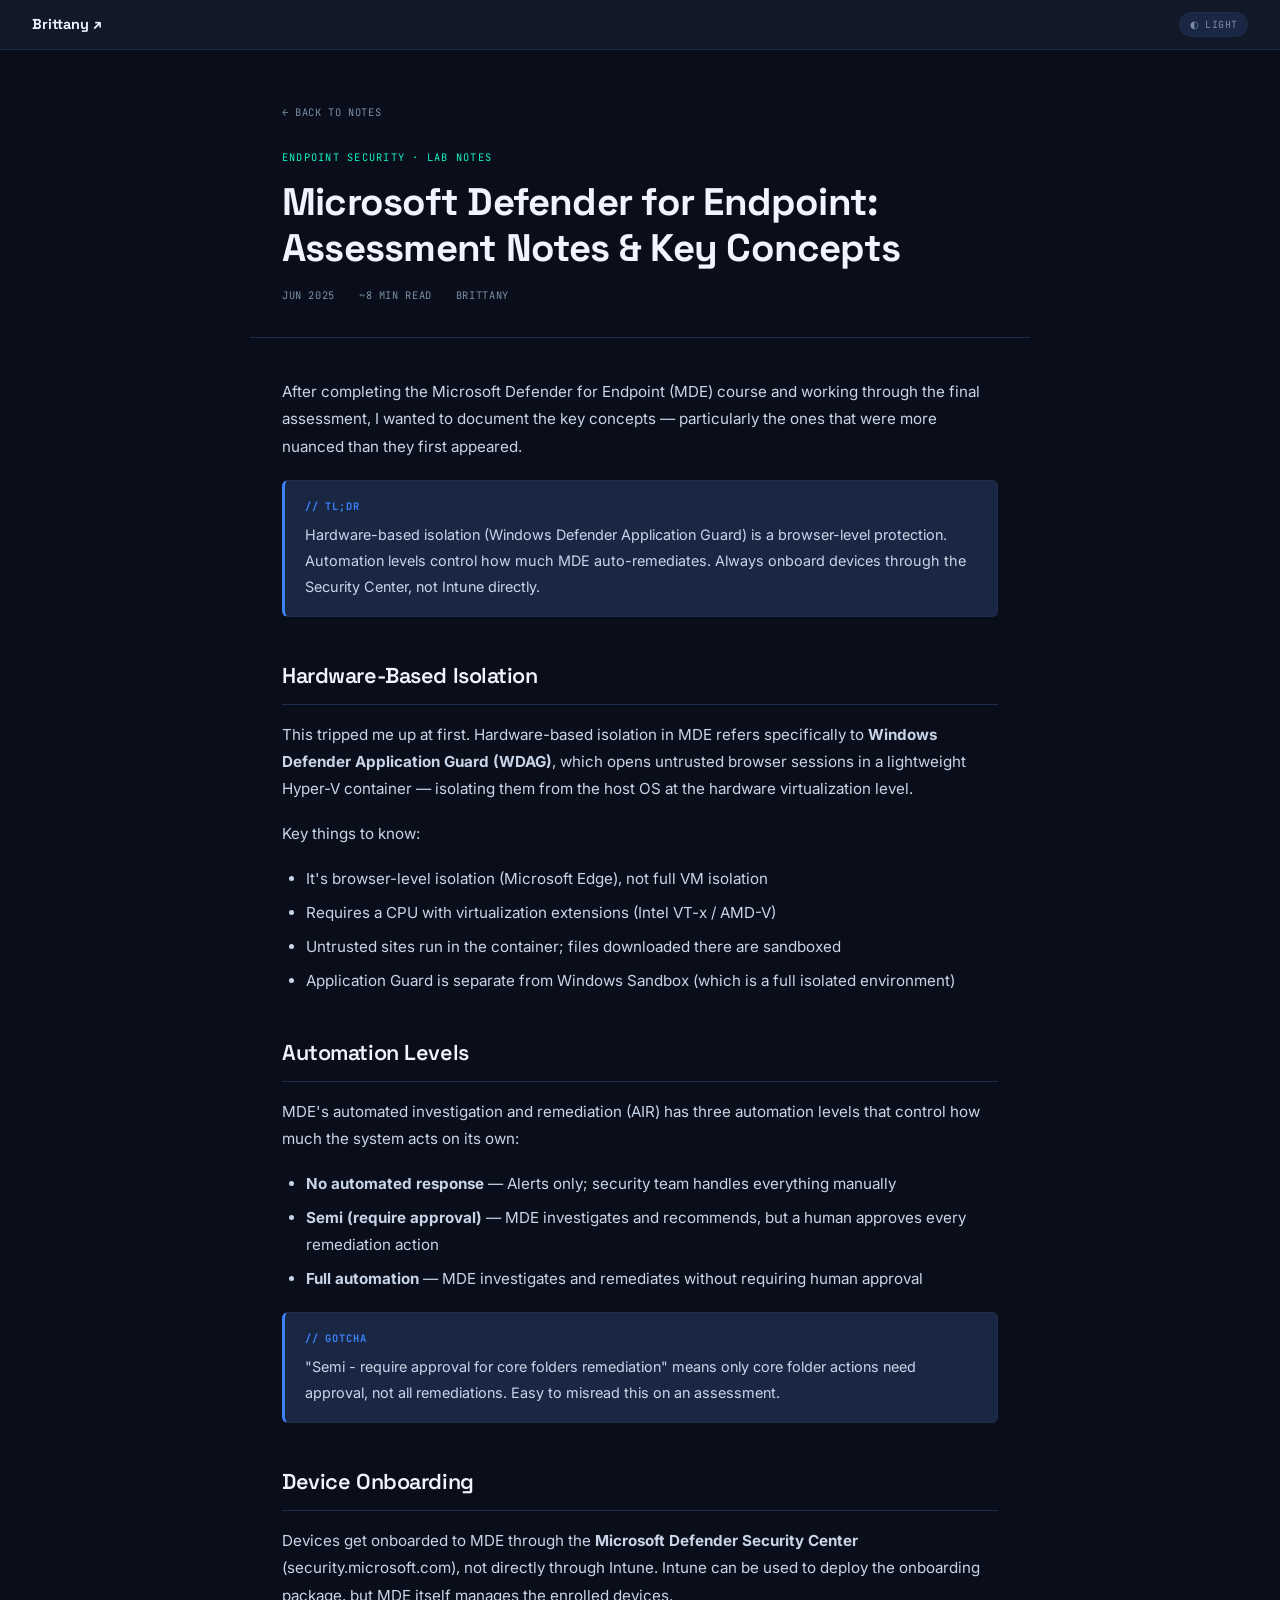
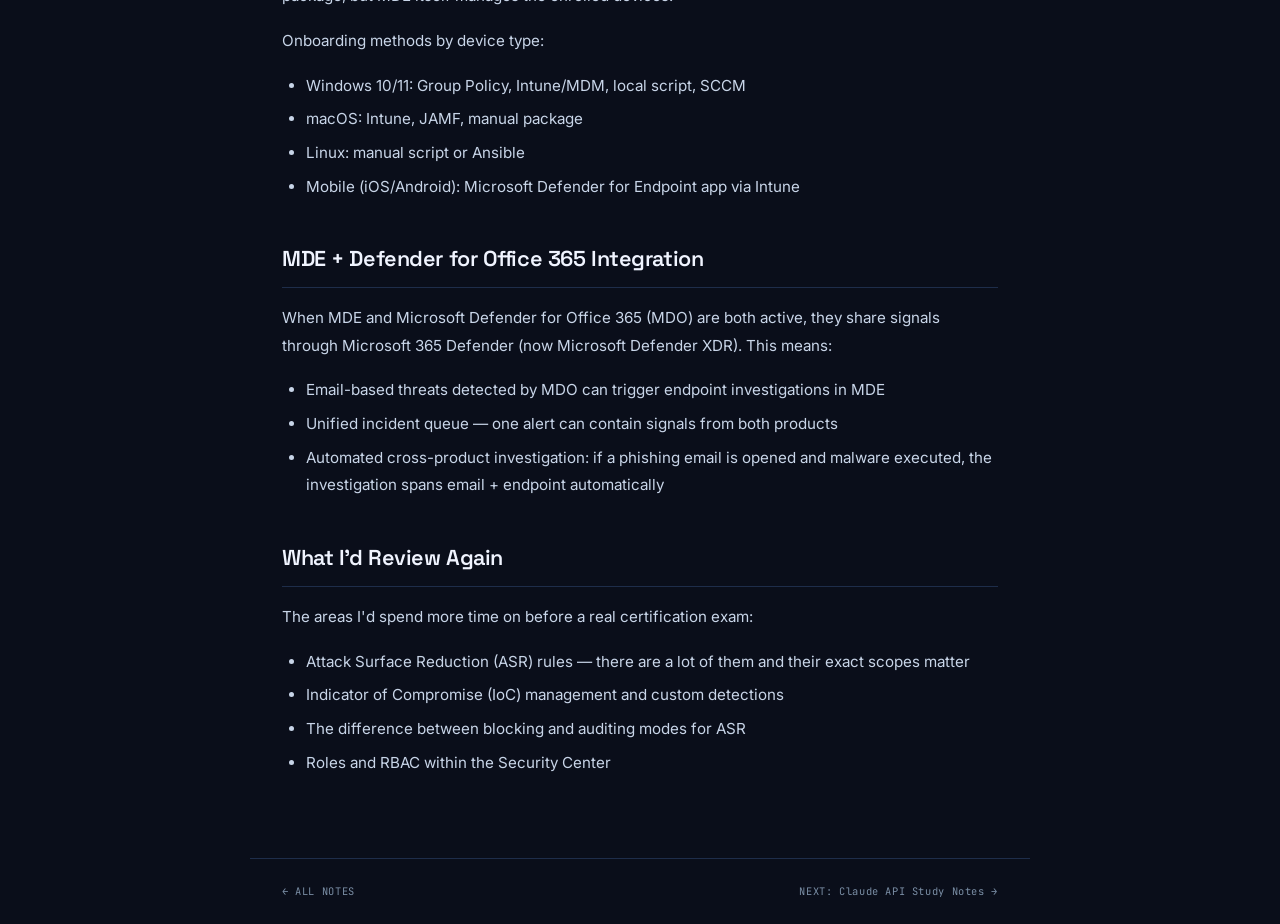
<file: blog/mde-assessment-notes.html>
<!DOCTYPE html>
<html lang="en">
<head>
  <meta charset="UTF-8" />
  <meta name="viewport" content="width=device-width, initial-scale=1.0" />
  <title>MDE Assessment Notes · Brittany</title>
  <meta name="description" content="Microsoft Defender for Endpoint: key concepts, assessment notes, and what I learned." />
  <link rel="icon" href="data:image/svg+xml,<svg xmlns='http://www.w3.org/2000/svg' viewBox='0 0 32 32'><rect width='32' height='32' rx='6' fill='%230A0E1A'/><text y='22' x='4' font-size='18'>🛡</text></svg>" />
  <link rel="preconnect" href="https://fonts.googleapis.com" />
  <link rel="preconnect" href="https://fonts.gstatic.com" crossorigin />
  <link href="https://fonts.googleapis.com/css2?family=Space+Grotesk:wght@300;400;500;600;700&family=Inter:wght@300;400;500&family=JetBrains+Mono:wght@400;500&display=swap" rel="stylesheet" />
  <link rel="stylesheet" href="../css/style.css" />
  <style>
    /* Blog post overrides */
    body { --sidebar-w: 0px; }
    .sidebar { display: none; }
    main { margin-left: 0; max-width: 780px; margin: 0 auto; }

    .post-header {
      padding: 3rem 2rem 2rem;
      border-bottom: 1px solid var(--border);
    }
    .post-back {
      display: inline-flex; align-items: center; gap: 0.5rem;
      font-family: 'JetBrains Mono', monospace;
      font-size: 0.65rem; letter-spacing: 0.06em;
      color: var(--muted); text-decoration: none;
      margin-bottom: 1.75rem; transition: color 0.2s;
    }
    .post-back:hover { color: var(--accent); }
    .post-eyebrow {
      font-family: 'JetBrains Mono', monospace;
      font-size: 0.65rem; color: var(--accent);
      letter-spacing: 0.12em; margin-bottom: 0.75rem;
    }
    .post-title {
      font-family: 'Space Grotesk', sans-serif;
      font-size: clamp(1.6rem, 4vw, 2.4rem);
      font-weight: 700; color: var(--white);
      letter-spacing: -0.02em; line-height: 1.2;
      margin-bottom: 1rem;
    }
    .post-meta {
      display: flex; gap: 1.5rem; flex-wrap: wrap;
      font-family: 'JetBrains Mono', monospace;
      font-size: 0.65rem; color: var(--muted);
      letter-spacing: 0.06em;
    }

    .post-body {
      padding: 2.5rem 2rem 4rem;
      font-size: 0.95rem; line-height: 1.8; color: var(--body);
    }
    .post-body h2 {
      font-family: 'Space Grotesk', sans-serif;
      font-size: 1.35rem; font-weight: 600;
      color: var(--white); margin: 2.5rem 0 1rem;
      padding-bottom: 0.5rem; border-bottom: 1px solid var(--border);
    }
    .post-body h3 {
      font-family: 'Space Grotesk', sans-serif;
      font-size: 1.05rem; font-weight: 600;
      color: var(--white); margin: 1.75rem 0 0.6rem;
    }
    .post-body p { margin-bottom: 1.1rem; }
    .post-body ul, .post-body ol {
      margin: 0.75rem 0 1.1rem 1.5rem;
    }
    .post-body li { margin-bottom: 0.4rem; }
    .post-body code {
      font-family: 'JetBrains Mono', monospace;
      font-size: 0.82rem;
      background: var(--card);
      border: 1px solid var(--border);
      padding: 0.15rem 0.45rem;
      border-radius: 3px;
      color: var(--accent);
    }
    .post-body pre {
      background: var(--surface);
      border: 1px solid var(--border);
      border-left: 3px solid var(--accent);
      border-radius: 6px;
      padding: 1.25rem 1.5rem;
      overflow-x: auto;
      margin: 1.25rem 0;
    }
    .post-body pre code {
      background: none; border: none; padding: 0;
      color: var(--body); font-size: 0.82rem;
    }
    .callout {
      background: var(--card);
      border: 1px solid var(--border);
      border-left: 3px solid var(--accent2);
      border-radius: 6px;
      padding: 1rem 1.25rem;
      margin: 1.25rem 0;
      font-size: 0.9rem;
    }
    .callout strong {
      font-family: 'JetBrains Mono', monospace;
      font-size: 0.65rem; letter-spacing: 0.08em;
      color: var(--accent2); display: block; margin-bottom: 0.4rem;
    }

    .post-nav {
      padding: 1.5rem 2rem;
      border-top: 1px solid var(--border);
      display: flex; justify-content: space-between; gap: 1rem;
    }
    .post-nav a {
      font-family: 'JetBrains Mono', monospace;
      font-size: 0.65rem; letter-spacing: 0.06em;
      color: var(--muted); text-decoration: none;
      transition: color 0.2s;
    }
    .post-nav a:hover { color: var(--accent); }

    .top-bar {
      position: sticky; top: 0;
      background: var(--surface);
      border-bottom: 1px solid var(--border);
      padding: 0.75rem 2rem;
      display: flex; align-items: center; justify-content: space-between;
      z-index: 50;
    }
    .top-bar-logo {
      font-family: 'Space Grotesk', sans-serif;
      font-size: 0.9rem; font-weight: 700;
      color: var(--white); text-decoration: none;
    }
    .reading-progress {
      position: fixed; top: 0; left: 0;
      height: 2px; background: var(--accent);
      z-index: 100; width: 0%;
      transition: width 0.1s linear;
    }
  </style>
</head>
<body>

<div class="reading-progress" id="readingProgress"></div>

<div class="top-bar">
  <a href="../index.html" class="top-bar-logo">Brittany ↗</a>
  <button class="theme-toggle" id="themeToggle" style="font-family:'JetBrains Mono',monospace;font-size:0.62rem;letter-spacing:0.04em;background:var(--card);border:1px solid var(--border);border-radius:20px;padding:0.3rem 0.6rem;cursor:pointer;color:var(--muted)">◐ LIGHT</button>
</div>

<main>
  <div class="post-header">
    <a href="../index.html#blog" class="post-back">← BACK TO NOTES</a>
    <div class="post-eyebrow">ENDPOINT SECURITY · LAB NOTES</div>
    <h1 class="post-title">Microsoft Defender for Endpoint: Assessment Notes &amp; Key Concepts</h1>
    <div class="post-meta">
      <span>JUN 2025</span>
      <span>~8 MIN READ</span>
      <span>BRITTANY</span>
    </div>
  </div>

  <article class="post-body">

    <p>After completing the Microsoft Defender for Endpoint (MDE) course and working through the final assessment, I wanted to document the key concepts — particularly the ones that were more nuanced than they first appeared.</p>

    <div class="callout">
      <strong>// TL;DR</strong>
      Hardware-based isolation (Windows Defender Application Guard) is a browser-level protection. Automation levels control how much MDE auto-remediates. Always onboard devices through the Security Center, not Intune directly.
    </div>

    <h2>Hardware-Based Isolation</h2>

    <p>This tripped me up at first. Hardware-based isolation in MDE refers specifically to <strong>Windows Defender Application Guard (WDAG)</strong>, which opens untrusted browser sessions in a lightweight Hyper-V container — isolating them from the host OS at the hardware virtualization level.</p>

    <p>Key things to know:</p>
    <ul>
      <li>It's browser-level isolation (Microsoft Edge), not full VM isolation</li>
      <li>Requires a CPU with virtualization extensions (Intel VT-x / AMD-V)</li>
      <li>Untrusted sites run in the container; files downloaded there are sandboxed</li>
      <li>Application Guard is separate from Windows Sandbox (which is a full isolated environment)</li>
    </ul>

    <h2>Automation Levels</h2>

    <p>MDE's automated investigation and remediation (AIR) has three automation levels that control how much the system acts on its own:</p>

    <ul>
      <li><strong>No automated response</strong> — Alerts only; security team handles everything manually</li>
      <li><strong>Semi (require approval)</strong> — MDE investigates and recommends, but a human approves every remediation action</li>
      <li><strong>Full automation</strong> — MDE investigates and remediates without requiring human approval</li>
    </ul>

    <div class="callout">
      <strong>// GOTCHA</strong>
      "Semi - require approval for core folders remediation" means only core folder actions need approval, not all remediations. Easy to misread this on an assessment.
    </div>

    <h2>Device Onboarding</h2>

    <p>Devices get onboarded to MDE through the <strong>Microsoft Defender Security Center</strong> (security.microsoft.com), not directly through Intune. Intune can be used to deploy the onboarding package, but MDE itself manages the enrolled devices.</p>

    <p>Onboarding methods by device type:</p>
    <ul>
      <li>Windows 10/11: Group Policy, Intune/MDM, local script, SCCM</li>
      <li>macOS: Intune, JAMF, manual package</li>
      <li>Linux: manual script or Ansible</li>
      <li>Mobile (iOS/Android): Microsoft Defender for Endpoint app via Intune</li>
    </ul>

    <h2>MDE + Defender for Office 365 Integration</h2>

    <p>When MDE and Microsoft Defender for Office 365 (MDO) are both active, they share signals through Microsoft 365 Defender (now Microsoft Defender XDR). This means:</p>

    <ul>
      <li>Email-based threats detected by MDO can trigger endpoint investigations in MDE</li>
      <li>Unified incident queue — one alert can contain signals from both products</li>
      <li>Automated cross-product investigation: if a phishing email is opened and malware executed, the investigation spans email + endpoint automatically</li>
    </ul>

    <h2>What I'd Review Again</h2>

    <p>The areas I'd spend more time on before a real certification exam:</p>
    <ul>
      <li>Attack Surface Reduction (ASR) rules — there are a lot of them and their exact scopes matter</li>
      <li>Indicator of Compromise (IoC) management and custom detections</li>
      <li>The difference between blocking and auditing modes for ASR</li>
      <li>Roles and RBAC within the Security Center</li>
    </ul>

  </article>

  <div class="post-nav">
    <a href="../index.html#blog">← ALL NOTES</a>
    <a href="claude-api-study.html">NEXT: Claude API Study Notes →</a>
  </div>
</main>

<script>
  // Reading progress bar
  window.addEventListener('scroll', () => {
    const article = document.querySelector('.post-body');
    if (!article) return;
    const total = article.offsetHeight;
    const scrolled = window.scrollY - article.offsetTop + window.innerHeight * 0.3;
    const pct = Math.min(100, Math.max(0, (scrolled / total) * 100));
    document.getElementById('readingProgress').style.width = pct + '%';
  });

  // Theme toggle (same as main)
  const toggle = document.getElementById('themeToggle');
  const body   = document.body;
  const saved  = localStorage.getItem('theme');
  const applyTheme = (t) => {
    body.classList.toggle('light', t === 'light');
    toggle.textContent = t === 'light' ? '◑ DARK' : '◐ LIGHT';
  };
  applyTheme(saved || 'dark');
  toggle?.addEventListener('click', () => {
    const next = body.classList.contains('light') ? 'dark' : 'light';
    localStorage.setItem('theme', next);
    applyTheme(next);
  });
</script>
</body>
</html>
</file>
<file: css/style.css>
/* ═══════════════════════════════════════════════
   BRITTANY · CYBERSECURITY PORTFOLIO
   style.css — tokens, layout, components
═══════════════════════════════════════════════ */

*, *::before, *::after { box-sizing: border-box; margin: 0; padding: 0; }

/* ── TOKENS ── */
:root {
  --bg:        #0A0E1A;
  --surface:   #111827;
  --card:      #1A2744;
  --accent:    #0FF4C6;
  --accent2:   #3B82F6;
  --muted:     #7B8FA6;
  --body:      #C8D5E8;
  --white:     #F0F4FF;
  --border:    #1E2D4A;
  --danger:    #FF4D6D;
  --sidebar-w: 220px;
  --transition: 0.22s ease;
}

/* ── LIGHT MODE ── */
body.light {
  --bg:      #F4F7FC;
  --surface: #FFFFFF;
  --card:    #EDF1F9;
  --accent:  #008B70;
  --accent2: #2563EB;
  --muted:   #64748B;
  --body:    #334155;
  --white:   #0F172A;
  --border:  #CBD5E1;
}

html { scroll-behavior: smooth; }

body {
  background: var(--bg);
  color: var(--body);
  font-family: 'Inter', sans-serif;
  font-size: 15px;
  line-height: 1.7;
  overflow-x: hidden;
  transition: background var(--transition), color var(--transition);
}

/* ── SCROLLBAR ── */
::-webkit-scrollbar { width: 4px; }
::-webkit-scrollbar-track { background: var(--bg); }
::-webkit-scrollbar-thumb { background: var(--accent); border-radius: 2px; }

/* ── LAYOUT ── */
.layout { display: flex; min-height: 100vh; }

/* ════════════════════════════════
   SIDEBAR
════════════════════════════════ */
.sidebar {
  position: fixed;
  top: 0; left: 0;
  width: var(--sidebar-w);
  height: 100vh;
  background: var(--surface);
  border-right: 1px solid var(--border);
  display: flex;
  flex-direction: column;
  padding: 2rem 0;
  z-index: 200;
  transition: background var(--transition), border-color var(--transition),
              transform 0.3s cubic-bezier(0.4,0,0.2,1);
}

.sidebar-logo {
  padding: 0 1.5rem 1.5rem;
  border-bottom: 1px solid var(--border);
}
.sidebar-logo .moniker {
  font-family: 'Space Grotesk', sans-serif;
  font-size: 1.1rem;
  font-weight: 700;
  color: var(--white);
  letter-spacing: -0.02em;
}
.sidebar-logo .role {
  font-family: 'JetBrains Mono', monospace;
  font-size: 0.62rem;
  color: var(--accent);
  letter-spacing: 0.08em;
  margin-top: 0.25rem;
}

/* avatar placeholder */
.sidebar-avatar {
  width: 48px; height: 48px;
  border-radius: 50%;
  border: 2px solid var(--accent);
  background: var(--card);
  display: flex; align-items: center; justify-content: center;
  font-size: 1.25rem;
  margin-bottom: 0.75rem;
  overflow: hidden;
}
.sidebar-avatar img { width: 100%; height: 100%; object-fit: cover; }

.sidebar-status {
  padding: 0.6rem 1.5rem;
  display: flex;
  align-items: center;
  gap: 0.5rem;
  font-family: 'JetBrains Mono', monospace;
  font-size: 0.62rem;
  color: var(--muted);
}
.status-dot {
  width: 6px; height: 6px;
  border-radius: 50%;
  background: var(--accent);
  box-shadow: 0 0 6px var(--accent);
  flex-shrink: 0;
  animation: pulse 2s infinite;
}
@keyframes pulse { 0%,100%{opacity:1} 50%{opacity:0.35} }

nav { flex: 1; padding: 0.75rem 0; overflow-y: auto; }
nav ul { list-style: none; }
nav ul li a {
  display: flex;
  align-items: center;
  gap: 0.75rem;
  padding: 0.55rem 1.5rem;
  font-family: 'JetBrains Mono', monospace;
  font-size: 0.68rem;
  color: var(--muted);
  text-decoration: none;
  letter-spacing: 0.05em;
  transition: all var(--transition);
  border-left: 2px solid transparent;
}
nav ul li a:hover,
nav ul li a.active {
  color: var(--accent);
  border-left-color: var(--accent);
  background: rgba(15,244,198,0.05);
}
body.light nav ul li a:hover,
body.light nav ul li a.active {
  background: rgba(0,139,112,0.07);
}
.nav-icon { font-size: 0.85rem; flex-shrink: 0; }

.sidebar-controls {
  padding: 0.75rem 1.5rem;
  border-top: 1px solid var(--border);
  display: flex;
  align-items: center;
  gap: 0.75rem;
}

/* theme toggle */
.theme-toggle {
  background: var(--card);
  border: 1px solid var(--border);
  border-radius: 20px;
  padding: 0.3rem 0.6rem;
  cursor: pointer;
  font-size: 0.75rem;
  color: var(--muted);
  transition: all var(--transition);
  display: flex; align-items: center; gap: 0.4rem;
  font-family: 'JetBrains Mono', monospace;
  font-size: 0.62rem;
  letter-spacing: 0.04em;
  white-space: nowrap;
}
.theme-toggle:hover { border-color: var(--accent); color: var(--accent); }

.sidebar-footer {
  padding: 0.75rem 1.5rem 0;
  display: flex;
  gap: 0.75rem;
  flex-wrap: wrap;
}
.sidebar-footer a {
  color: var(--muted);
  text-decoration: none;
  font-family: 'JetBrains Mono', monospace;
  font-size: 0.62rem;
  letter-spacing: 0.06em;
  transition: color var(--transition);
}
.sidebar-footer a:hover { color: var(--accent); }

/* ── MOBILE HAMBURGER ── */
.hamburger {
  display: none;
  position: fixed;
  top: 1rem; left: 1rem;
  z-index: 300;
  background: var(--surface);
  border: 1px solid var(--border);
  border-radius: 6px;
  padding: 0.5rem 0.65rem;
  cursor: pointer;
  flex-direction: column;
  gap: 4px;
  transition: background var(--transition);
}
.hamburger span {
  display: block;
  width: 20px; height: 2px;
  background: var(--accent);
  border-radius: 1px;
  transition: all 0.25s;
}
.hamburger.open span:nth-child(1) { transform: translateY(6px) rotate(45deg); }
.hamburger.open span:nth-child(2) { opacity: 0; }
.hamburger.open span:nth-child(3) { transform: translateY(-6px) rotate(-45deg); }

.sidebar-overlay {
  display: none;
  position: fixed;
  inset: 0;
  background: rgba(0,0,0,0.6);
  z-index: 150;
  backdrop-filter: blur(2px);
}

/* ════════════════════════════════
   MAIN
════════════════════════════════ */
main { margin-left: var(--sidebar-w); flex: 1; }

section {
  padding: 5rem 4rem;
  border-bottom: 1px solid var(--border);
}
section:last-child { border-bottom: none; }

/* ════════════════════════════════
   HERO
════════════════════════════════ */
#hero {
  min-height: 100vh;
  display: flex;
  flex-direction: column;
  justify-content: center;
  padding: 4rem;
  position: relative;
  overflow: hidden;
}

.hero-grid-bg {
  position: absolute; inset: 0;
  background-image:
    linear-gradient(rgba(15,244,198,0.025) 1px, transparent 1px),
    linear-gradient(90deg, rgba(15,244,198,0.025) 1px, transparent 1px);
  background-size: 40px 40px;
  pointer-events: none;
}
body.light .hero-grid-bg {
  background-image:
    linear-gradient(rgba(0,139,112,0.06) 1px, transparent 1px),
    linear-gradient(90deg, rgba(0,139,112,0.06) 1px, transparent 1px);
}

.hero-glow {
  position: absolute;
  top: -10%; right: -5%;
  width: 500px; height: 500px;
  background: radial-gradient(circle, rgba(15,244,198,0.07) 0%, transparent 70%);
  pointer-events: none;
}

.hero-eyebrow {
  font-family: 'JetBrains Mono', monospace;
  font-size: 0.72rem;
  color: var(--accent);
  letter-spacing: 0.15em;
  margin-bottom: 1.5rem;
  opacity: 0;
  animation: fadeUp 0.6s 0.2s forwards;
}

.hero-terminal {
  background: var(--surface);
  border: 1px solid var(--border);
  border-radius: 8px;
  padding: 1.25rem 1.5rem;
  margin-bottom: 2.5rem;
  max-width: 560px;
  font-family: 'JetBrains Mono', monospace;
  font-size: 0.78rem;
  line-height: 1.9;
  opacity: 0;
  animation: fadeUp 0.6s 0.4s forwards;
}
.terminal-bar {
  display: flex;
  gap: 6px;
  margin-bottom: 1rem;
  padding-bottom: 0.75rem;
  border-bottom: 1px solid var(--border);
}
.t-dot { width: 10px; height: 10px; border-radius: 50%; }
.t-dot.red    { background: #FF5F56; }
.t-dot.yellow { background: #FFBD2E; }
.t-dot.green  { background: #27C93F; }

.t-line { color: var(--muted); }
.t-prompt { color: var(--accent); }
.t-cmd    { color: var(--white); }
.t-out    { color: var(--body); }
.t-cursor {
  display: inline-block;
  width: 8px; height: 14px;
  background: var(--accent);
  margin-left: 2px;
  vertical-align: middle;
  animation: blink 1s step-end infinite;
}
@keyframes blink { 0%,100%{opacity:1} 50%{opacity:0} }

h1 {
  font-family: 'Space Grotesk', sans-serif;
  font-size: clamp(2.25rem, 4.5vw, 3.75rem);
  font-weight: 700;
  color: var(--white);
  letter-spacing: -0.03em;
  line-height: 1.1;
  margin-bottom: 1.25rem;
  opacity: 0;
  animation: fadeUp 0.6s 0.6s forwards;
}
h1 .accent { color: var(--accent); }

.hero-subtitle {
  font-size: 1rem;
  color: var(--muted);
  max-width: 520px;
  margin-bottom: 2rem;
  line-height: 1.75;
  opacity: 0;
  animation: fadeUp 0.6s 0.75s forwards;
}

.hero-tags {
  display: flex; flex-wrap: wrap; gap: 0.5rem;
  margin-bottom: 2.25rem;
  opacity: 0;
  animation: fadeUp 0.6s 0.9s forwards;
}
.tag {
  font-family: 'JetBrains Mono', monospace;
  font-size: 0.62rem;
  letter-spacing: 0.06em;
  padding: 0.3rem 0.75rem;
  border-radius: 3px;
  border: 1px solid;
}
.tag.teal { color: var(--accent); border-color: rgba(15,244,198,0.3); background: rgba(15,244,198,0.06); }
.tag.blue { color: var(--accent2); border-color: rgba(59,130,246,0.3); background: rgba(59,130,246,0.06); }
.tag.pink { color: #C084FC; border-color: rgba(192,132,252,0.3); background: rgba(192,132,252,0.06); }

.btn-group {
  display: flex; gap: 1rem; flex-wrap: wrap;
  opacity: 0;
  animation: fadeUp 0.6s 1.05s forwards;
}
.btn {
  display: inline-flex; align-items: center; gap: 0.5rem;
  padding: 0.7rem 1.5rem;
  font-family: 'JetBrains Mono', monospace;
  font-size: 0.72rem;
  letter-spacing: 0.05em;
  border-radius: 4px;
  text-decoration: none;
  cursor: pointer;
  transition: all var(--transition);
  border: none;
}
.btn-primary { background: var(--accent); color: #0A0E1A; font-weight: 600; }
.btn-primary:hover { filter: brightness(1.1); box-shadow: 0 0 20px rgba(15,244,198,0.3); }
.btn-ghost { background: transparent; color: var(--body); border: 1px solid var(--border); }
.btn-ghost:hover { border-color: var(--accent); color: var(--accent); }

@keyframes fadeUp {
  from { opacity: 0; transform: translateY(16px); }
  to   { opacity: 1; transform: translateY(0); }
}

/* ════════════════════════════════
   SECTION HEADERS
════════════════════════════════ */
.section-header { margin-bottom: 2.75rem; }
.section-eyebrow {
  font-family: 'JetBrains Mono', monospace;
  font-size: 0.62rem;
  color: var(--accent);
  letter-spacing: 0.15em;
  margin-bottom: 0.75rem;
}
h2 {
  font-family: 'Space Grotesk', sans-serif;
  font-size: 1.9rem;
  font-weight: 700;
  color: var(--white);
  letter-spacing: -0.02em;
}
.section-desc {
  margin-top: 0.6rem;
  color: var(--muted);
  max-width: 540px;
  font-size: 0.92rem;
}

/* ════════════════════════════════
   ABOUT
════════════════════════════════ */
.about-grid {
  display: grid;
  grid-template-columns: 1fr 1fr;
  gap: 3rem;
  align-items: start;
}
.about-text p { color: var(--body); margin-bottom: 1rem; font-size: 0.92rem; }
.about-stats { display: grid; grid-template-columns: 1fr 1fr; gap: 1rem; }

.stat-card {
  background: var(--card);
  border: 1px solid var(--border);
  border-left: 3px solid var(--accent);
  border-radius: 6px;
  padding: 1.25rem;
  transition: transform var(--transition);
}
.stat-card:hover { transform: translateY(-2px); }
.stat-number {
  font-family: 'Space Grotesk', sans-serif;
  font-size: 2rem;
  font-weight: 700;
  color: var(--accent);
  line-height: 1;
}
.stat-label {
  font-family: 'JetBrains Mono', monospace;
  font-size: 0.6rem;
  color: var(--muted);
  letter-spacing: 0.08em;
  margin-top: 0.4rem;
}

/* ════════════════════════════════
   PROJECTS & LABS
════════════════════════════════ */
.projects-grid {
  display: grid;
  grid-template-columns: repeat(auto-fill, minmax(310px, 1fr));
  gap: 1.25rem;
}
.project-card {
  background: var(--card);
  border: 1px solid var(--border);
  border-radius: 8px;
  padding: 1.75rem;
  transition: border-color var(--transition), transform var(--transition), box-shadow var(--transition);
  position: relative;
  overflow: hidden;
}
.project-card::before {
  content: '';
  position: absolute;
  top: 0; left: 0;
  width: 3px; height: 100%;
  background: var(--accent);
  transform: scaleY(0);
  transform-origin: bottom;
  transition: transform 0.3s ease;
}
.project-card:hover {
  border-color: rgba(15,244,198,0.3);
  transform: translateY(-3px);
  box-shadow: 0 8px 24px rgba(0,0,0,0.3);
}
.project-card:hover::before { transform: scaleY(1); }

.project-type {
  font-family: 'JetBrains Mono', monospace;
  font-size: 0.6rem; letter-spacing: 0.1em;
  color: var(--accent); margin-bottom: 0.65rem;
}
.project-title {
  font-family: 'Space Grotesk', sans-serif;
  font-size: 1rem; font-weight: 600;
  color: var(--white); margin-bottom: 0.55rem;
}
.project-desc {
  font-size: 0.86rem; color: var(--muted);
  line-height: 1.6; margin-bottom: 1.1rem;
}
.project-stack { display: flex; flex-wrap: wrap; gap: 0.4rem; margin-bottom: 1.1rem; }
.stack-tag {
  font-family: 'JetBrains Mono', monospace;
  font-size: 0.58rem; padding: 0.2rem 0.55rem;
  border-radius: 3px;
  background: rgba(15,244,198,0.07);
  color: var(--accent);
  border: 1px solid rgba(15,244,198,0.2);
}
.project-links { display: flex; gap: 0.75rem; }
.project-link {
  font-family: 'JetBrains Mono', monospace;
  font-size: 0.62rem; color: var(--muted);
  text-decoration: none; letter-spacing: 0.05em;
  transition: color var(--transition);
  display: flex; align-items: center; gap: 0.3rem;
}
.project-link:hover { color: var(--accent); }

/* ════════════════════════════════
   CERTIFICATIONS
════════════════════════════════ */
.certs-grid {
  display: grid;
  grid-template-columns: repeat(auto-fill, minmax(270px, 1fr));
  gap: 1rem;
}
.cert-card {
  background: var(--card);
  border: 1px solid var(--border);
  border-radius: 8px;
  padding: 1.4rem;
  display: flex; gap: 1rem; align-items: flex-start;
  transition: border-color var(--transition), transform var(--transition);
}
.cert-card:hover { border-color: rgba(15,244,198,0.3); transform: translateY(-2px); }
.cert-icon {
  width: 40px; height: 40px;
  border-radius: 8px;
  display: flex; align-items: center; justify-content: center;
  font-size: 1.2rem; flex-shrink: 0;
  background: rgba(15,244,198,0.07);
  border: 1px solid rgba(15,244,198,0.15);
}
.cert-info { flex: 1; }
.cert-name {
  font-family: 'Space Grotesk', sans-serif;
  font-size: 0.875rem; font-weight: 600;
  color: var(--white); margin-bottom: 0.2rem;
}
.cert-issuer {
  font-family: 'JetBrains Mono', monospace;
  font-size: 0.58rem; color: var(--muted);
  letter-spacing: 0.06em; margin-bottom: 0.5rem;
}
.cert-status {
  display: inline-flex; align-items: center; gap: 0.35rem;
  font-family: 'JetBrains Mono', monospace;
  font-size: 0.58rem; letter-spacing: 0.06em;
  padding: 0.2rem 0.6rem; border-radius: 20px;
}
.cert-status.earned      { background: rgba(15,244,198,0.1);  color: var(--accent);  border: 1px solid rgba(15,244,198,0.25); }
.cert-status.in-progress { background: rgba(59,130,246,0.1);  color: var(--accent2); border: 1px solid rgba(59,130,246,0.25); }
.cert-status.planned     { background: rgba(123,143,166,0.1); color: var(--muted);   border: 1px solid rgba(123,143,166,0.2); }

/* ════════════════════════════════
   SKILLS
════════════════════════════════ */
.skills-grid {
  display: grid;
  grid-template-columns: repeat(auto-fill, minmax(250px, 1fr));
  gap: 1.25rem;
}
.skill-group {
  background: var(--card);
  border: 1px solid var(--border);
  border-radius: 8px;
  padding: 1.4rem;
}
.skill-group-title {
  font-family: 'JetBrains Mono', monospace;
  font-size: 0.65rem; color: var(--accent);
  letter-spacing: 0.1em; margin-bottom: 1rem;
  padding-bottom: 0.75rem;
  border-bottom: 1px solid var(--border);
}
.skill-item {
  display: flex; justify-content: space-between; align-items: center;
  padding: 0.45rem 0;
  border-bottom: 1px solid rgba(30,45,74,0.4);
  font-size: 0.85rem;
}
.skill-item:last-child { border-bottom: none; }
.skill-name { color: var(--body); }
.skill-bar-wrap {
  width: 80px; height: 4px;
  background: var(--border);
  border-radius: 2px; overflow: hidden;
}
.skill-bar {
  height: 100%; border-radius: 2px;
  background: linear-gradient(90deg, var(--accent), var(--accent2));
  width: 0;
  transition: width 1s cubic-bezier(0.4,0,0.2,1);
}

/* ════════════════════════════════
   LEARNING JOURNEY / TIMELINE
════════════════════════════════ */
.timeline { position: relative; padding-left: 2rem; }
.timeline::before {
  content: '';
  position: absolute; left: 5px; top: 0; bottom: 0;
  width: 1px; background: var(--border);
}
.timeline-item {
  position: relative;
  margin-bottom: 2.25rem;
  opacity: 0;
  transform: translateX(-12px);
  transition: opacity 0.5s ease, transform 0.5s ease;
}
.timeline-item.visible { opacity: 1; transform: translateX(0); }
.timeline-dot {
  position: absolute; left: -2rem; top: 0.35rem;
  width: 10px; height: 10px;
  border-radius: 50%;
  background: var(--accent);
  box-shadow: 0 0 8px rgba(15,244,198,0.5);
  transition: box-shadow 0.3s;
}
.timeline-item:hover .timeline-dot { box-shadow: 0 0 16px rgba(15,244,198,0.8); }
.timeline-dot.future { background: var(--border); box-shadow: none; }

.timeline-date {
  font-family: 'JetBrains Mono', monospace;
  font-size: 0.62rem; color: var(--accent);
  letter-spacing: 0.1em; margin-bottom: 0.35rem;
}
.timeline-title {
  font-family: 'Space Grotesk', sans-serif;
  font-size: 0.975rem; font-weight: 600;
  color: var(--white); margin-bottom: 0.35rem;
}
.timeline-body {
  font-size: 0.86rem; color: var(--muted); line-height: 1.65;
}

/* ════════════════════════════════
   BLOG / NOTES
════════════════════════════════ */
.blog-grid {
  display: grid;
  grid-template-columns: repeat(auto-fill, minmax(300px, 1fr));
  gap: 1.25rem;
}
.blog-card {
  background: var(--card);
  border: 1px solid var(--border);
  border-radius: 8px;
  padding: 1.6rem;
  text-decoration: none;
  display: block;
  transition: border-color var(--transition), transform var(--transition);
}
.blog-card:hover { border-color: rgba(15,244,198,0.3); transform: translateY(-2px); }
.blog-meta {
  display: flex; gap: 1rem; align-items: center;
  margin-bottom: 0.75rem;
}
.blog-date {
  font-family: 'JetBrains Mono', monospace;
  font-size: 0.6rem; color: var(--muted); letter-spacing: 0.06em;
}
.blog-category {
  font-family: 'JetBrains Mono', monospace;
  font-size: 0.58rem; letter-spacing: 0.06em;
  padding: 0.15rem 0.5rem; border-radius: 3px;
  background: rgba(15,244,198,0.08);
  color: var(--accent); border: 1px solid rgba(15,244,198,0.2);
}
.blog-title {
  font-family: 'Space Grotesk', sans-serif;
  font-size: 1rem; font-weight: 600;
  color: var(--white); margin-bottom: 0.5rem; line-height: 1.35;
}
.blog-excerpt { font-size: 0.86rem; color: var(--muted); line-height: 1.6; }
.blog-read-more {
  display: inline-flex; align-items: center; gap: 0.3rem;
  margin-top: 1rem;
  font-family: 'JetBrains Mono', monospace;
  font-size: 0.62rem; color: var(--accent);
  letter-spacing: 0.05em;
}

/* ════════════════════════════════
   CURRENTLY STUDYING WIDGET
════════════════════════════════ */
.studying-widget {
  background: var(--card);
  border: 1px solid var(--border);
  border-left: 3px solid var(--accent2);
  border-radius: 8px;
  padding: 1.25rem 1.5rem;
  display: flex; gap: 1.25rem; align-items: center;
  margin-bottom: 3rem;
  max-width: 640px;
}
.studying-icon { font-size: 1.5rem; flex-shrink: 0; }
.studying-label {
  font-family: 'JetBrains Mono', monospace;
  font-size: 0.6rem; color: var(--accent2);
  letter-spacing: 0.1em; margin-bottom: 0.3rem;
}
.studying-title {
  font-family: 'Space Grotesk', sans-serif;
  font-size: 0.975rem; font-weight: 600;
  color: var(--white); margin-bottom: 0.2rem;
}
.studying-sub { font-size: 0.82rem; color: var(--muted); }
.studying-progress-wrap {
  margin-top: 0.6rem;
  height: 3px;
  background: var(--border);
  border-radius: 2px;
  width: 100%;
  max-width: 220px;
  overflow: hidden;
}
.studying-progress-bar {
  height: 100%; border-radius: 2px;
  background: linear-gradient(90deg, var(--accent2), var(--accent));
}

/* ════════════════════════════════
   RESOURCES
════════════════════════════════ */
.resources-grid {
  display: grid;
  grid-template-columns: repeat(auto-fill, minmax(230px, 1fr));
  gap: 1rem;
}
.resource-card {
  background: var(--card);
  border: 1px solid var(--border);
  border-radius: 6px; padding: 1.25rem;
  text-decoration: none;
  transition: border-color var(--transition), transform var(--transition);
  display: flex; gap: 0.9rem; align-items: flex-start;
}
.resource-card:hover { border-color: rgba(15,244,198,0.3); transform: translateY(-2px); }
.resource-icon { font-size: 1.25rem; flex-shrink: 0; }
.resource-name {
  font-family: 'Space Grotesk', sans-serif;
  font-size: 0.86rem; font-weight: 600;
  color: var(--white); margin-bottom: 0.3rem;
}
.resource-desc { font-size: 0.76rem; color: var(--muted); line-height: 1.5; }

/* ════════════════════════════════
   CONTACT
════════════════════════════════ */
.contact-inner { max-width: 560px; }
.contact-links { display: flex; flex-direction: column; gap: 0.9rem; margin-top: 1.75rem; }
.contact-link {
  display: flex; align-items: center; gap: 1rem;
  padding: 0.9rem 1.25rem;
  background: var(--card);
  border: 1px solid var(--border);
  border-radius: 6px;
  text-decoration: none;
  color: var(--body); font-size: 0.875rem;
  transition: border-color var(--transition), color var(--transition), transform var(--transition);
}
.contact-link:hover { border-color: var(--accent); color: var(--accent); transform: translateX(4px); }
.c-icon { font-size: 1.1rem; }
.c-label {
  font-family: 'JetBrains Mono', monospace;
  font-size: 0.58rem; color: var(--muted); letter-spacing: 0.08em;
}
.contact-link-text { flex: 1; }

/* resume download */
.resume-btn {
  display: inline-flex; align-items: center; gap: 0.6rem;
  margin-top: 1.5rem;
  padding: 0.75rem 1.5rem;
  background: transparent;
  border: 1px solid var(--accent);
  border-radius: 4px;
  font-family: 'JetBrains Mono', monospace;
  font-size: 0.72rem; letter-spacing: 0.06em;
  color: var(--accent);
  cursor: pointer;
  text-decoration: none;
  transition: all var(--transition);
}
.resume-btn:hover { background: var(--accent); color: #0A0E1A; }

/* ════════════════════════════════
   SCROLL REVEAL (generic)
════════════════════════════════ */
.reveal {
  opacity: 0;
  transform: translateY(20px);
  transition: opacity 0.55s ease, transform 0.55s ease;
}
.reveal.visible { opacity: 1; transform: translateY(0); }

/* ════════════════════════════════
   RESPONSIVE
════════════════════════════════ */
@media (max-width: 900px) {
  :root { --sidebar-w: 0px; }
  .sidebar {
    transform: translateX(-100%);
    width: 240px;
    box-shadow: 4px 0 20px rgba(0,0,0,0.4);
  }
  .sidebar.open { transform: translateX(0); }
  .sidebar-overlay.open { display: block; }
  .hamburger { display: flex; }
  main { margin-left: 0; }
  section { padding: 3.5rem 1.5rem; }
  #hero { padding: 5rem 1.5rem 3rem; }
  .about-grid { grid-template-columns: 1fr; gap: 2rem; }
}
@media (max-width: 600px) {
  .projects-grid,
  .certs-grid,
  .skills-grid,
  .resources-grid,
  .blog-grid { grid-template-columns: 1fr; }
  .about-stats { grid-template-columns: 1fr 1fr; }
  h2 { font-size: 1.6rem; }
}

/* ── REDUCED MOTION ── */
@media (prefers-reduced-motion: reduce) {
  *, *::before, *::after {
    animation-duration: 0.01ms !important;
    transition-duration: 0.01ms !important;
  }
  .hero-eyebrow, h1, .hero-subtitle,
  .hero-tags, .btn-group, .hero-terminal { opacity: 1 !important; }
  .skill-bar { transition: none !important; }
}
</file>
